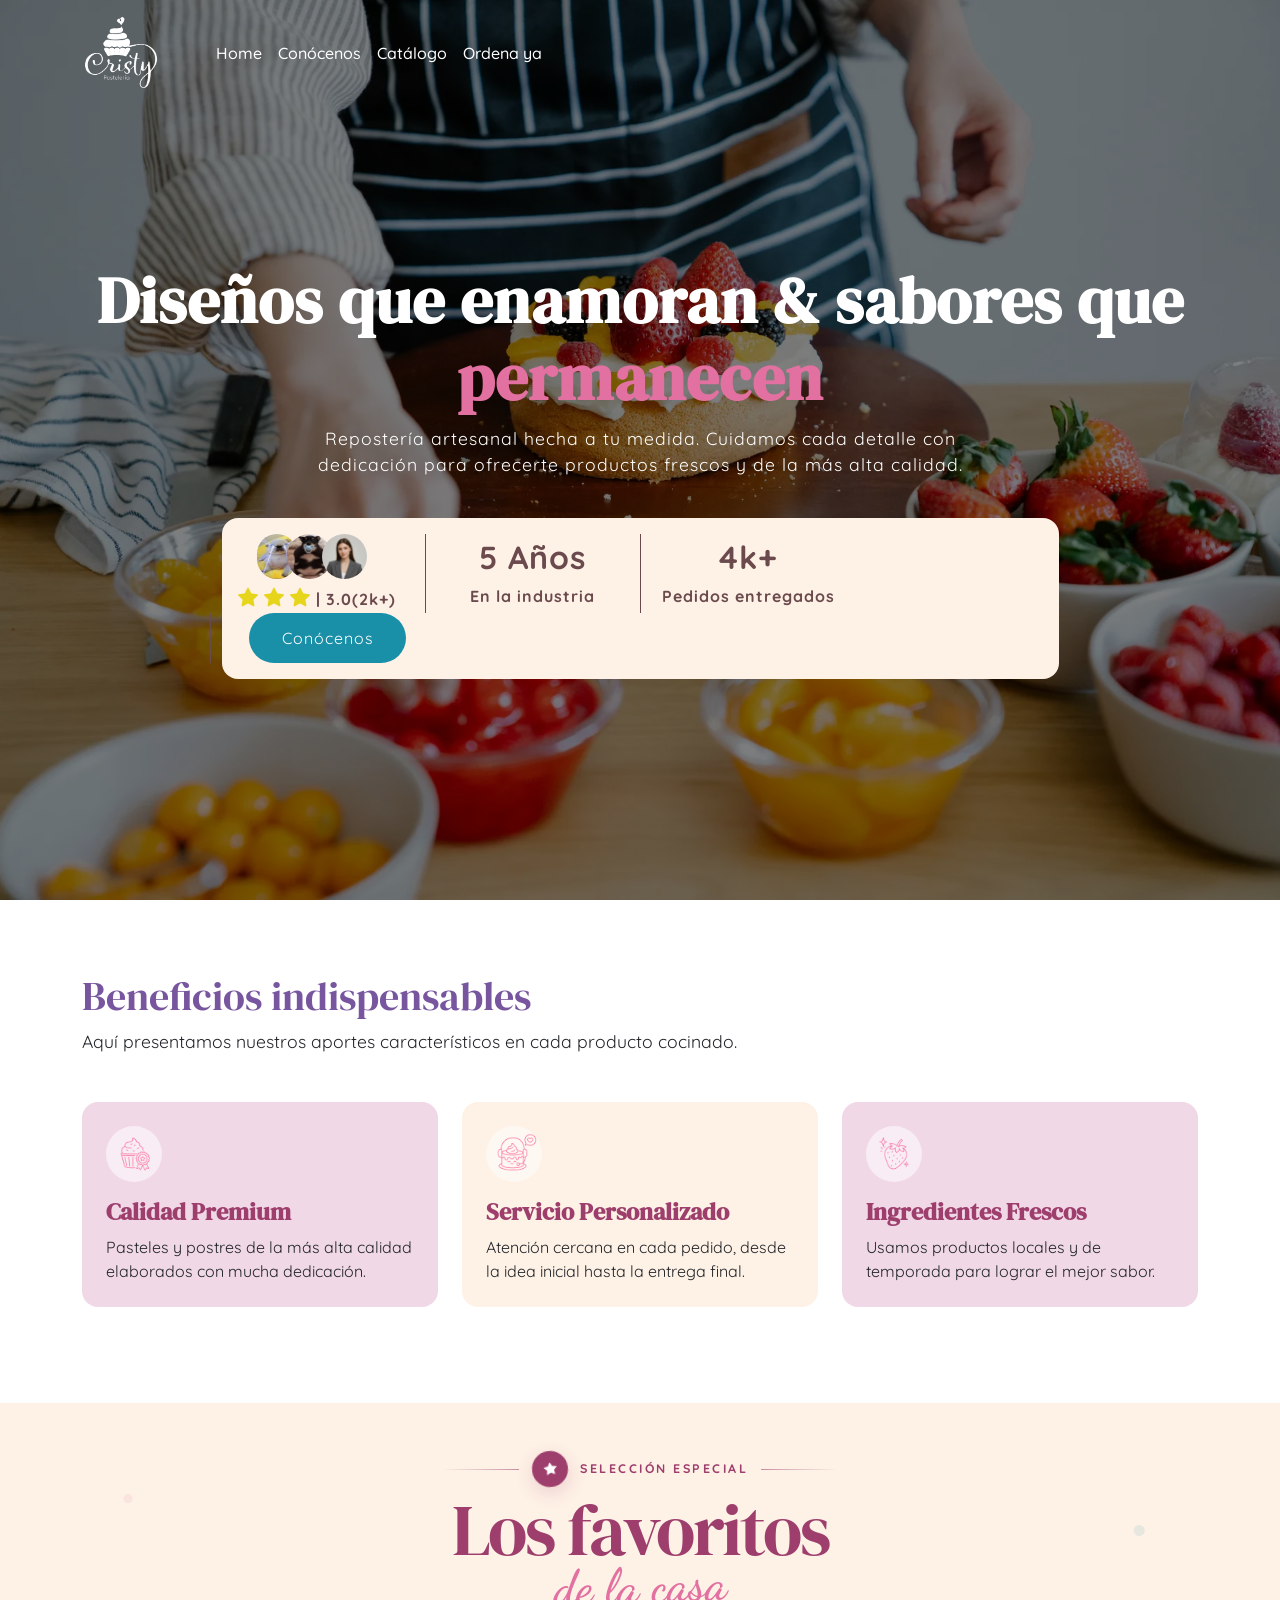
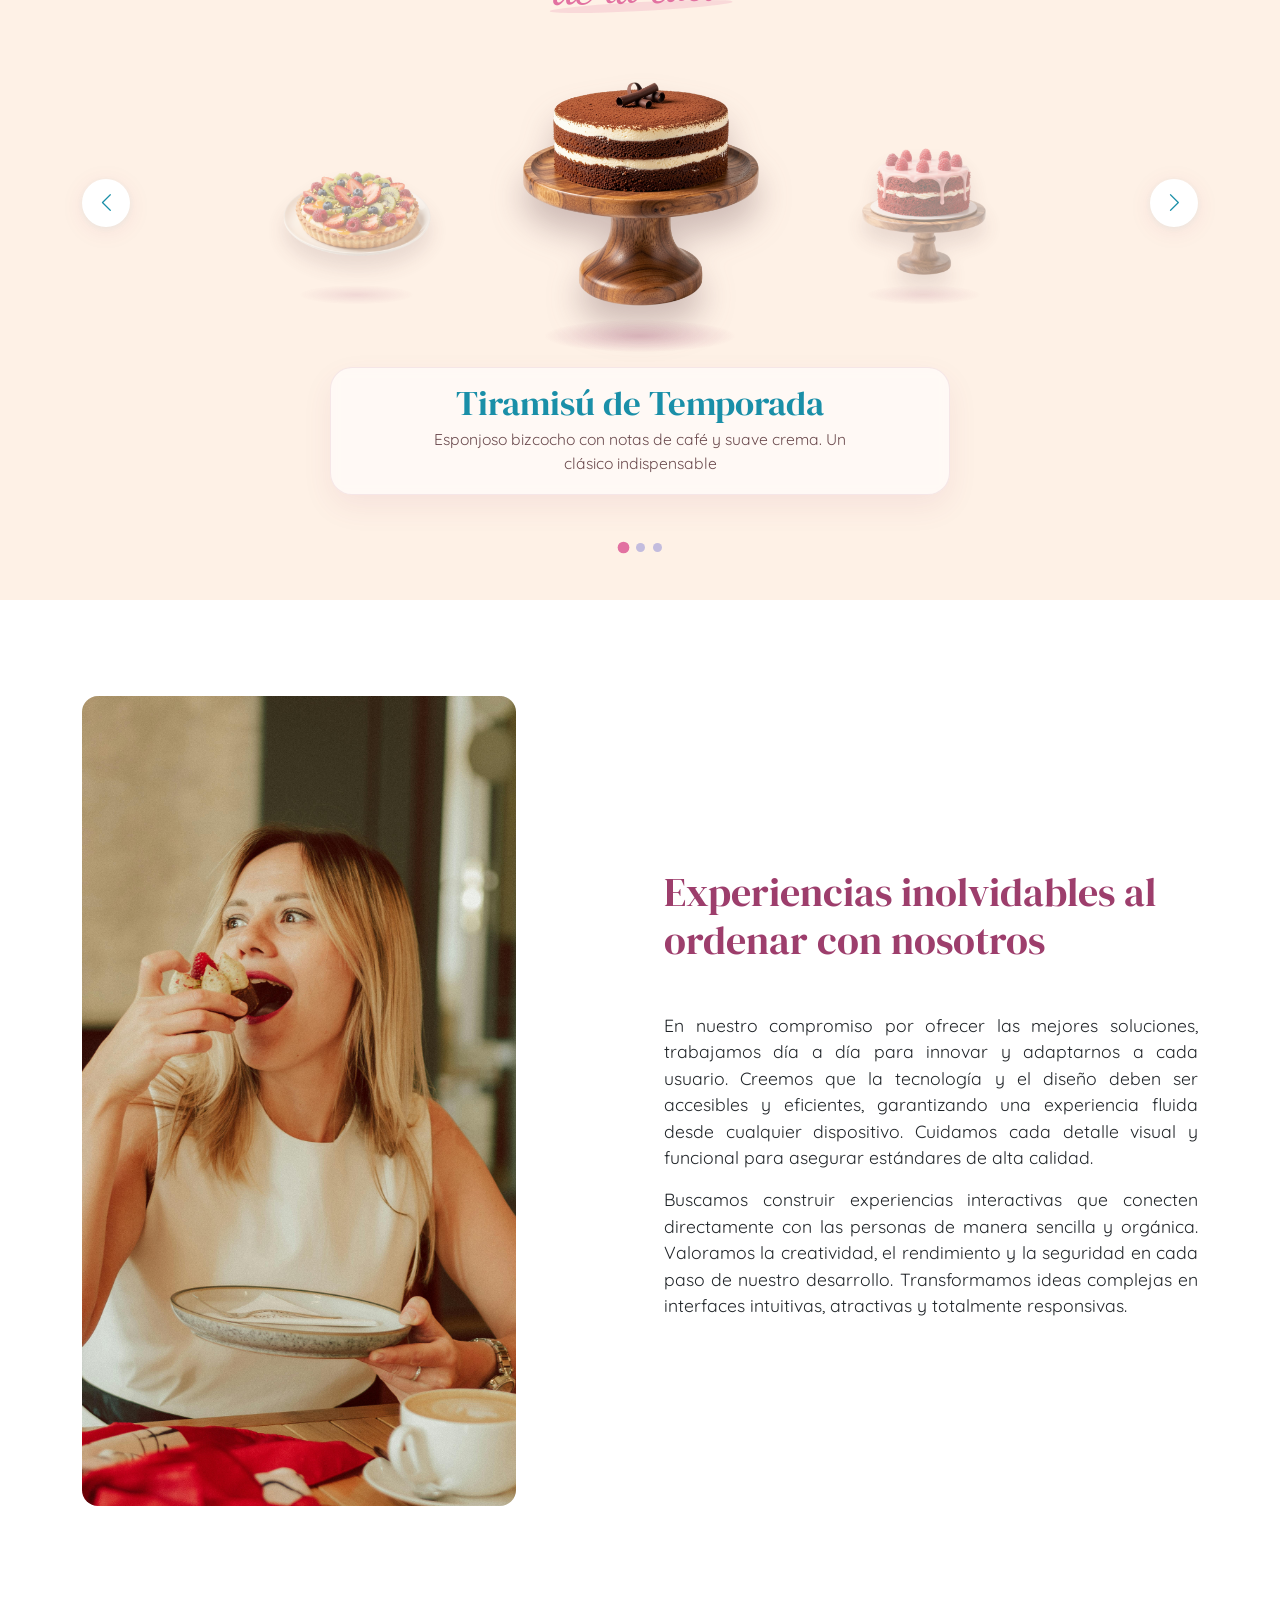
<file: index.html>
<!DOCTYPE html>
<html lang="es">

<head>
    <meta charset="UTF-8">
    <meta name="viewport" content="width=device-width, initial-scale=1.0">
    <title>Pastelería Cristy</title>

    <link rel="preconnect" href="https://fonts.googleapis.com">
    <link rel="preconnect" href="https://fonts.gstatic.com" crossorigin>
    <link
        href="https://fonts.googleapis.com/css2?family=DM+Serif+Display:ital@0;1&family=Dancing+Script:wght@400..700&family=Quicksand:wght@300..700&display=swap"
        rel="stylesheet">

    <!-- LINK DE BOOTSTRAP -->
    <link href="https://cdn.jsdelivr.net/npm/bootstrap@5.3.8/dist/css/bootstrap.min.css" rel="stylesheet"
        integrity="sha384-sRIl4kxILFvY47J16cr9ZwB07vP4J8+LH7qKQnuqkuIAvNWLzeN8tE5YBujZqJLB" crossorigin="anonymous">

    <!-- LINK DE CSS -->
    <link rel="stylesheet" href="styles.css">

    <!-- LINK DE BOOTSTRAP ICONS -->
    <link rel="stylesheet" href="https://cdn.jsdelivr.net/npm/bootstrap-icons@1.13.1/font/bootstrap-icons.min.css">

    <script src="JavaScript/scroll-animations.js" defer></script>

</head>

<body>
    <header class="header-main">
        <div class="shadow-layer"></div>
        <nav class="navbar navbar-expand-lg navbar-dark py-2">
            <div class="container">
                <a class="navbar-brand me-5" href="index.html" aria-label="Ir a la página de inicio"><img
                        src="imgs/Logu-obs.png" alt="Pastelería Cristy" style="height: 80px;"></a>
                <button class="navbar-toggler" type="button" data-bs-toggle="collapse"
                    data-bs-target="#navbarSupportedContent" aria-controls="navbarSupportedContent"
                    aria-expanded="false" aria-label="Toggle navigation">
                    <span class="navbar-toggler-icon"></span>
                </button>
                <div class="collapse navbar-collapse align-items-lg-center" id="navbarSupportedContent">
                    <ul class="navbar-nav me-auto mb-2 mb-lg-0">

                        <li class="nav-item active">

                            <a class="nav-link active nav-linking-white" aria-current="page" href="index.html">Home</a>

                        </li>

                        <li class="nav-item">

                            <a class="nav-link nav-linking-white" href="conocenos.html">Conócenos</a>

                        </li>

                        <li class="nav-item">

                            <a class="nav-link nav-linking-white" href="catalogo.html">Catálogo</a>

                        </li>


                        <li class="nav-item">
                            <a class="nav-link nav-linking-white" href="formulario.php">Ordena ya</a>
                        </li>

                    </ul>
                </div>
            </div>
        </nav>
        <div class="container d-flex align-items-center header-container">
            <div class="header w-100">
                <div class="d-flex flex-column align-items-center justify-content-center" style="letter-spacing: 1px;"
                    data-reveal="scale">
                    <h1 class="hero-title titles text-center c0 fw-bold">
                        Diseños que enamoran & sabores que <span class="c1 titles fw-bold"> permanecen </span>
                    </h1>
                    <p class="text-center c0 col-11 col-md-9 col-lg-8 font1 px-2">

                        Repostería artesanal hecha a tu medida. Cuidamos cada detalle con dedicación para ofrecerte
                        productos frescos y de la más alta calidad.

                    </p>
                    <div class="d-none d-xl-block bc3 rounded-4 w-75 mt-4">
                        <div class="row my-3">
                            <div class="col-md-3 d-flex flex-column align-items-center justify-content-center">
                                <div class="d-flex align-items-center justify-content-center">
                                    <img src="imgs/pibble.jpg" alt="" class="circle-opinions">
                                    <img src="imgs/Perrito.jpg" alt="" class="circle-opinions">
                                    <img src="imgs/lady.jpg" alt="" class="circle-opinions">
                                </div>
                                <div class="d-flex align-items-center justify-content-center pt-1">
                                    <p class="c fw-bold m-0">
                                        <i class="starments bi bi-star-fill"></i>
                                        <i class="starments bi bi-star-fill"></i>
                                        <i class="starments bi bi-star-fill"></i>
                                        | 3.0(2k+)
                                    </p>
                                </div>
                            </div>
                            <div class="col-md-3 d-flex flex-column align-items-center justify-content-center borderin">
                                <h2 class="c text-center fw-bold">5 Años</h2>
                                <p class="c text-center fw-bold m-0">En la industria</p>
                            </div>
                            <div class="col-md-3 d-flex flex-column align-items-center justify-content-center borderin">
                                <h2 class="c text-center fw-bold">4k+</h2>
                                <p class="c text-center fw-bold m-0">Pedidos entregados</p>
                            </div>
                            <div class="d-flex align-items-center justify-content-center borderin"
                                style="width: 235px;">
                                <a href="conocenos.html"
                                    class="btn btn-1 w-75 rounded-5 d-flex align-items-center justify-content-center"
                                    style="height: 50px;">Conócenos</a>
                            </div>
                        </div>
                    </div>
                    <div class="d-xl-none d-md-block d-flex align-items-center justify-content-center mt-5"
                        style="width: 235px;">
                        <a href="conocenos.html"
                            class="btn btn-1 w-100 rounded-5 d-flex align-items-center justify-content-center"
                            style="height: 50px;">Conócenos</a>
                    </div>

                </div>
            </div>
        </div>
    </header>

    <main>
        <section>
            <div class="container-fluid my-5 pt-4 pb-5">
                <div class="container">
                    <h1 class="titles c2" data-reveal="up">Beneficios indispensables</h1>
                    <p class="mb-5 font1" data-reveal="up">Aquí presentamos nuestros aportes característicos en cada
                        producto cocinado.</p>
                    <div class="row g-4" data-reveal-group>
                        <div class="col-12 col-md-4">
                            <div class="card card-beneficio p-4 h-100 border-0 rounded-4">
                                <div class="icon-circle mb-3">
                                    <img src="imgs/calidad.png" alt="Calidad Premium">
                                </div>
                                <h4 class="fw-bold c6 titles m-0">Calidad Premium</h4>
                                <p class="mt-2 mb-0">
                                    Pasteles y postres de la más alta calidad elaborados con mucha dedicación.
                                </p>
                            </div>
                        </div>
                        <div class="col-12 col-md-4">
                            <div class="card card-beneficio p-4 h-100 border-0 rounded-4"
                                style="background-color: #FEF1E6;">
                                <div class="icon-circle mb-3">
                                    <img src="imgs/servicio.png" alt="Servicio Personalizado">
                                </div>
                                <h4 class="fw-bold c6 titles m-0">Servicio Personalizado</h4>
                                <p class="mt-2 mb-0">
                                    Atención cercana en cada pedido, desde la idea inicial hasta la entrega final.
                                </p>
                            </div>
                        </div>
                        <div class="col-12 col-md-4">
                            <div class="card card-beneficio p-4 h-100 border-0 rounded-4">
                                <div class="icon-circle mb-3">
                                    <img src="imgs/frescura.png" alt="Ingredientes Frescos">
                                </div>
                                <h4 class="fw-bold c6 titles m-0">Ingredientes Frescos</h4>
                                <p class="mt-2 mb-0">
                                    Usamos productos locales y de temporada para lograr el mejor sabor.
                                </p>
                            </div>
                        </div>
                    </div>
                </div>
            </div>
        </section>

        <section class="cake-carousel-section">
            <div class="container py-5">

                <div class="text-center cake-section-heading" aria-labelledby="favoritos-title" data-reveal="up">
                    <div class="cake-eyebrow" aria-hidden="true">
                        <span class="cake-eyebrow-line"></span>
                        <span class="cake-featured-seal">
                            <i class="bi bi-star-fill"></i>
                        </span>
                        <span class="cake-eyebrow-text">Selección especial</span>
                        <span class="cake-eyebrow-line"></span>
                    </div>

                    <h2 id="favoritos-title" class="cake-featured-title titles">
                        Los favoritos
                        <span>de la casa</span>
                    </h2>
                </div>

                <div class="cake-stage" data-reveal="scale">
                    <!-- el resto del carrusel queda exactamente igual -->
                    <button type="button" class="cake-arrow cake-arrow--left" aria-label="Pastel anterior">
                        <i class="bi bi-chevron-left"></i>
                    </button>

                    <div class="cake-track">
                        <div class="cake-slide is-prev" data-index="2">
                            <div class="cake-float">
                                <a href="">

                                    <img src="imgs/best_sellers/tiramisu.png" alt="Chocolate Intenso" class="cake-img">

                                </a>

                            </div>
                            <div class="cake-stand"></div>
                        </div>
                        <div class="cake-slide is-active" data-index="1">
                            <div class="cake-float">
                                <a href="">

                                    <img src="imgs/best_sellers/redvelvet3.png" alt="Red Velvet Clásico"
                                        class="cake-img">

                                </a>
                            </div>
                            <div class="cake-stand"></div>
                        </div>
                        <div class="cake-slide is-next" data-index="0">
                            <div class="cake-float">
                                <a href="">

                                    <img src="imgs/best_sellers/tartaleta.png" alt="Tres Leches de la Casa"
                                        class="cake-img">

                                </a>
                            </div>
                            <div class="cake-stand"></div>
                        </div>

                    </div>

                    <button type="button" class="cake-arrow cake-arrow--right" aria-label="Siguiente pastel">
                        <i class="bi bi-chevron-right"></i>
                    </button>
                </div>

                <div class="text-center carousel-info" data-reveal="up">
                    <h3 class="titles c1 cake-title">Tiramisú de Temporada</h3>
                    <p class="cake-desc mx-auto">Esponjoso bizcocho con notas de café y suave crema. Un clásico
                        indispensable
                    </p>
                </div>

                <div class="cake-dots mt-5" data-reveal="fade">
                    <span class="cake-dot is-active" data-index="0"></span>
                    <span class="cake-dot" data-index="1"></span>
                    <span class="cake-dot" data-index="2"></span>
                </div>
            </div>
        </section>

        <section>
            <div class="container-fluid my-5">
                <div class="container py-5" style="height: 100%;">
                    <div class="row align-items-center g-4 g-lg-5" style="height: 100%;">
                        <div class="col-12 col-lg-6 pe-lg-5" data-reveal="left">
                            <div class="img-final rounded-4"></div>
                        </div>
                        <div class="col-12 col-lg-6" data-reveal="right">
                            <div class="d-flex flex-column">
                                <div class="col-12">
                                    <h1 class="titles c6 mb-3 mb-lg-5">Experiencias inolvidables al ordenar con nosotros
                                    </h1>
                                    <p class="font1" style="text-align: justify;">
                                        En nuestro compromiso por ofrecer las mejores soluciones, trabajamos día a día
                                        para innovar y adaptarnos a cada usuario. Creemos que la tecnología y el diseño
                                        deben ser accesibles y eficientes, garantizando una experiencia fluida desde
                                        cualquier dispositivo. Cuidamos cada detalle visual y funcional para asegurar
                                        estándares de alta calidad.

                                    </p>
                                    <p class="font1" style="text-align: justify;">
                                        Buscamos construir experiencias interactivas que conecten directamente con las
                                        personas de manera sencilla y orgánica. Valoramos la creatividad, el rendimiento
                                        y la seguridad en cada paso de nuestro desarrollo. Transformamos ideas complejas
                                        en interfaces intuitivas, atractivas y totalmente responsivas.
                                    </p>
                                </div>

                                <!--
                                <div class="col-12 d-flex" style="margin-top: 100px;">
                                    <div class="col-4">

                                        <h2 class="text-center c1">200+</h1>
                                        <h5 class="text-center c fw-bold">Reseñas Positivas</h5>
                                    </div>
                                    <div class="col-4">

                                        <h2 class="text-center c6">5 Años</h2>
                                        <h5 class="text-center c fw-bold">En la industria</h5>
                                    </div>
                                    <div class="col-4">

                                        <h2 class="text-center c7">4k+</h2>
                                        <h5 class="text-center c fw-bold">Pedidos Entregados </h5>
                                    </div>
                                </div>
                                -->
                            </div>
                        </div>
                    </div>
                </div>
            </div>
        </section>




    </main>

    <footer>
        <div class="container-fluid bc6">
            <div class="container pt-5 pb-4 h-100">
                <div style="border-bottom: #fff 2px solid;" class="pb-5">
                    <div class="row g-4" data-reveal="up">
                        <div class="col-12 col-lg-5">
                            <img src="imgs/Logu-obs.png" alt="" class="mb-2 mb-lg-5" style="height: 80px;">
                        </div>
                        <div class="col-12 col-sm-6 col-lg-2 text-white">
                            <h5 class="fw-bold">Enlaces</h5>
                            <p><a class="footer-link" href="index.html">Inicio</a></p>
                            <p><a class="footer-link" href="conocenos.html">Conócenos</a></p>
                            <p><a class="footer-link" href="catalogo.html">Productos</a></p>
                        </div>
                        <div class="col-12 col-sm-6 col-lg-3 text-white">
                            <h5 class="fw-bold">Información de contacto</h5>
                            <p><i class="bi bi-alarm-fill"></i> Horario: 7 a. m.–9 p. m.</p>
                            <p><i class="bi bi-envelope-at-fill"></i> Email: pedidos@cristy.com</p>
                        </div>
                        <div class="col-12 col-lg-2 text-white">
                            <h5 class="fw-bold">Horarios</h5>
                            <p>Disponibles: 7 a. m.–9 p. m.</p>
                        </div>
                    </div>
                </div>
                <div class="pt-4">
                    <div class="row align-items-center g-3" data-reveal="fade">

                        <div class="col-12 col-md-8">
                            <p class="text-white mb-0 text-center text-md-start">© Copyright 2026 | Todos los derechos
                                reservados</p>
                        </div>
                        <div class="col-12 col-md-4 text-white text-center text-md-end pb-3 pb-md-0">
                            <a href="https://www.instagram.com/" target="blank" class="footer-a">

                                <i class="bi bi-instagram footer-icons"></i>

                            </a>
                            <a href="https://www.facebook.com" target="blank" class="footer-a">

                                <i class="bi bi-facebook footer-icons"></i>

                            </a>
                            <a href="https://www.whatsapp.com/" target="blank" class="footer-a">

                                <i class="bi bi-whatsapp footer-icons"></i>

                            </a>
                            <a href="https://x.com/" target="blank" class="footer-a">

                                <i class="bi bi-twitter-x footer-icons"></i>

                            </a>
                        </div>

                    </div>

                </div>
            </div>
        </div>

        </div>

    </footer>

    <script src="https://cdn.jsdelivr.net/npm/bootstrap@5.3.8/dist/js/bootstrap.bundle.min.js"
        integrity="sha384-FKyoEForCGlyvwx9Hj09JcYn3nv7wiPVlz7YYwJrWVcXK/BmnVDxM+D2scQbITxI"
        crossorigin="anonymous"></script>

    <script src="JavaScript/main.js"></script>

</body>

</html>
</file>
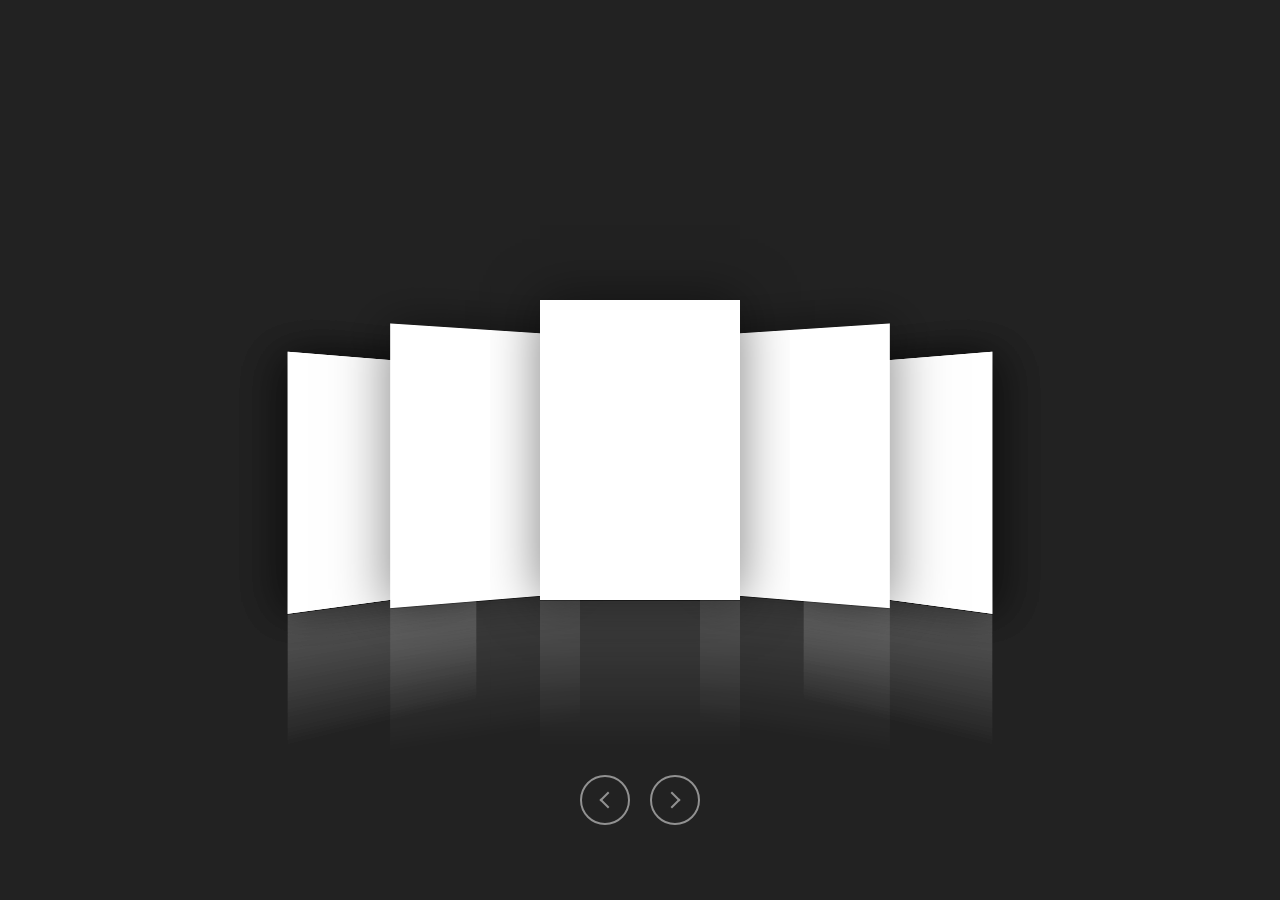
<file: ejercicio1/index.html>
<!DOCTYPE html>
<html lang="en">
<head>
    <meta charset="UTF-8">
    <meta name="viewport" content="width=device-width, initial-scale=1.0">
    <title>Document</title>

    <link rel="stylesheet" href="style.css">
</head>
<body>
    <div class="box">
        <div class="item"></div>
        <div class="item"></div>
        <div class="item"></div>
        <div class="item"></div>
        <div class="item"></div>
        <div class="item"></div>
        <div class="item"></div>
    </div>
    <div class="buttons">
        <span class="prev"></span>
        <span class="next"></span>
    </div>
    <script>
        let prev = document.querySelector('.prev')
        let next = document.querySelector('.next')


        next.addEventListener('click',function(){
            let items = document.querySelectorAll('.item');
            document.querySelector('.box').appendChild(items[0]);
        })

        prev.addEventListener('click',function(){
            let items = document.querySelectorAll('.item');
            document.querySelector('.box').prepend(items[items.length - 1]);
        })
    </script>
</body>
</html>
</file>
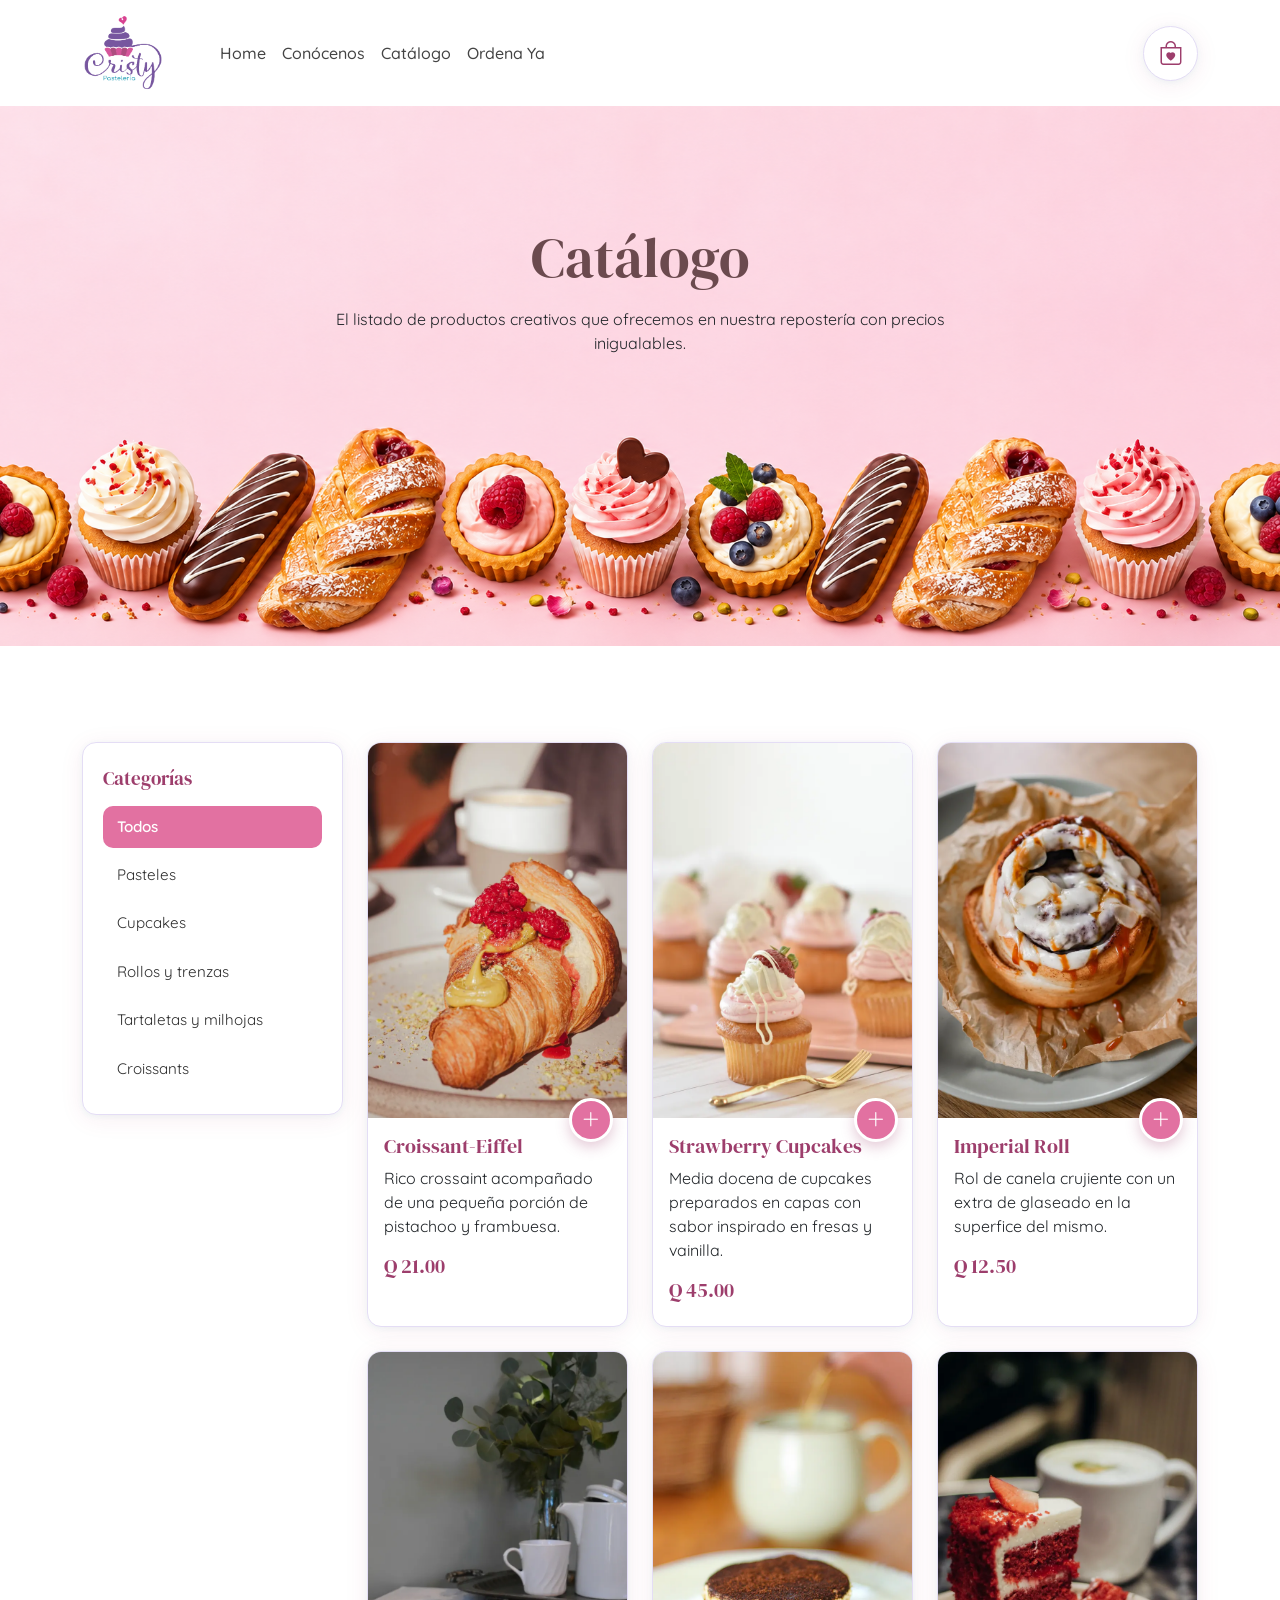
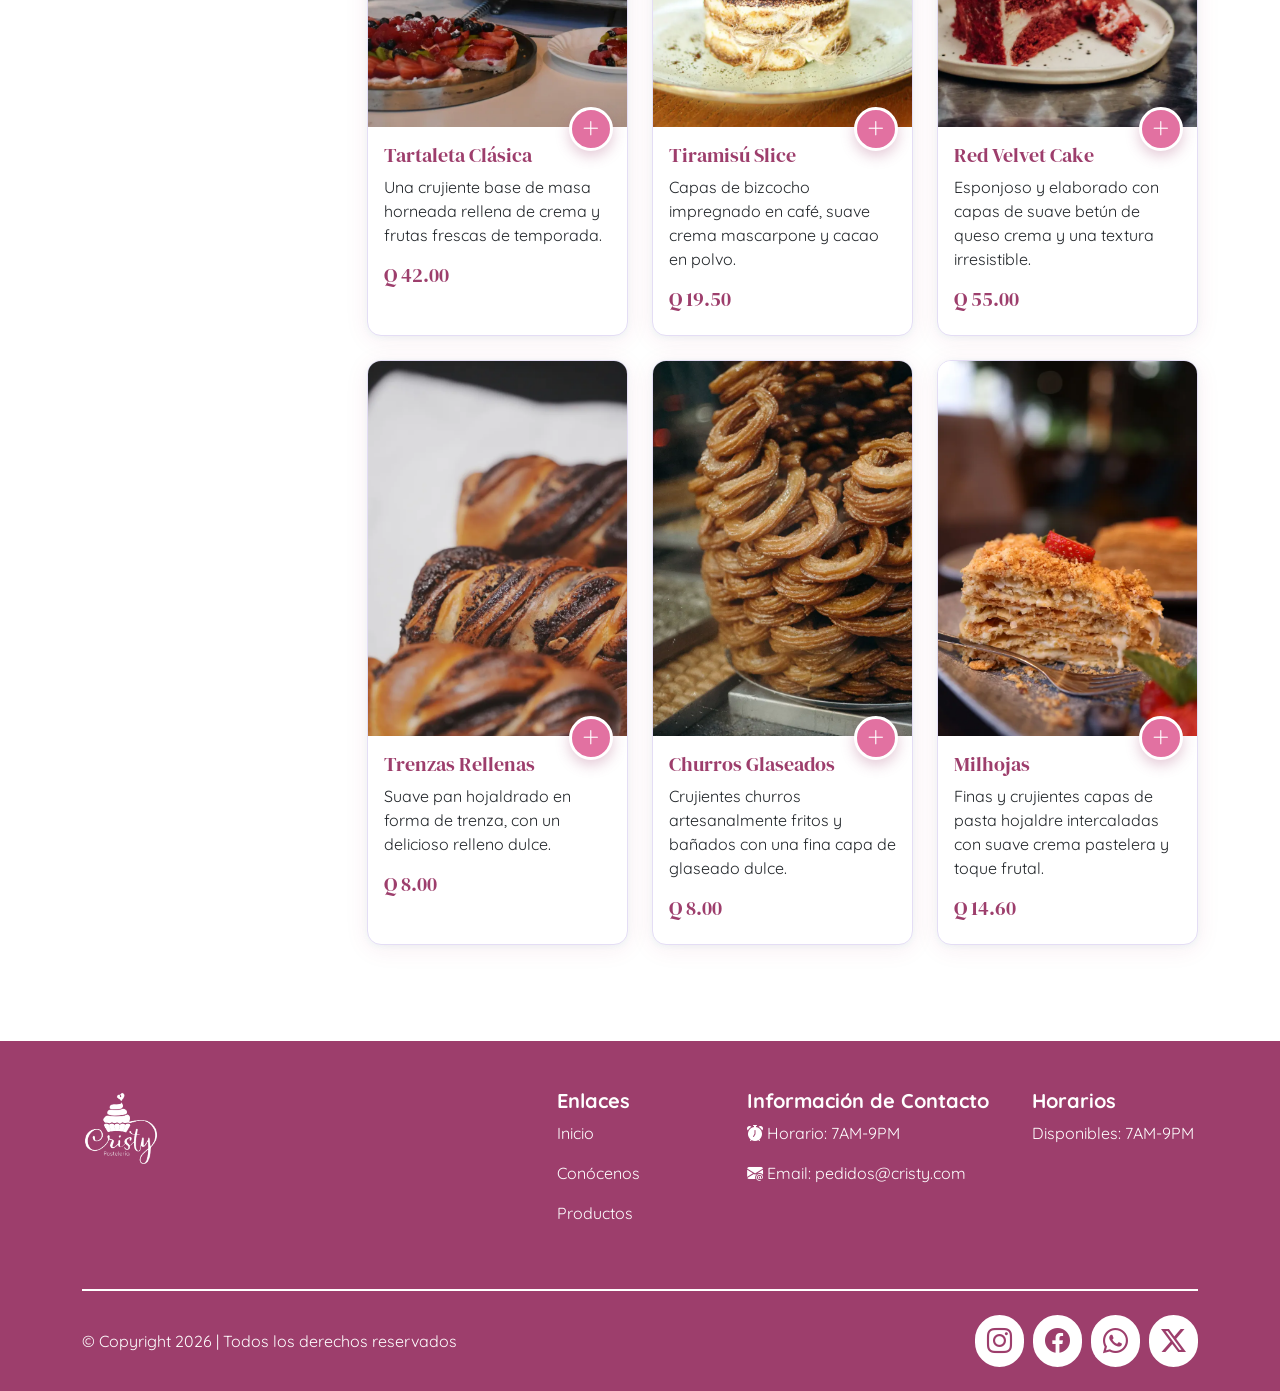
<file: catalogo.html>
<!DOCTYPE html>
<html lang="es">

<head>
    <meta charset="UTF-8">
    <meta name="viewport" content="width=device-width, initial-scale=1.0">
    <title>Catálogo</title>

    <link rel="preconnect" href="https://fonts.googleapis.com">
    <link rel="preconnect" href="https://fonts.gstatic.com" crossorigin>
    <link
        href="https://fonts.googleapis.com/css2?family=DM+Serif+Display:ital@0;1&family=Dancing+Script:wght@400..700&family=Quicksand:wght@300..700&display=swap"
        rel="stylesheet">

    <!-- LINK DE BOOTSTRAP -->
    <link href="https://cdn.jsdelivr.net/npm/bootstrap@5.3.8/dist/css/bootstrap.min.css" rel="stylesheet"
        integrity="sha384-sRIl4kxILFvY47J16cr9ZwB07vP4J8+LH7qKQnuqkuIAvNWLzeN8tE5YBujZqJLB" crossorigin="anonymous">

    <!-- LINK DE CSS -->
    <link rel="stylesheet" href="styles.css">

    <!-- LINK DE BOOTSTRAP ICONS -->
    <link rel="stylesheet" href="https://cdn.jsdelivr.net/npm/bootstrap-icons@1.13.1/font/bootstrap-icons.min.css">

    <script src="JavaScript/scroll-animations.js" defer></script>

</head>

<body>

    <header>
        <nav class="navbar navbar-expand-lg py-2">
            <div class="container">
                <a class="navbar-brand me-5" href="index.html" aria-label="Ir a la página de inicio"><img
                        src="imgs/Logu.png" alt="Pastelería Cristy" style="height: 80px;"></a>
                <button class="navbar-toggler" type="button" data-bs-toggle="collapse"
                    data-bs-target="#navbarSupportedContent" aria-controls="navbarSupportedContent"
                    aria-expanded="false" aria-label="Toggle navigation">
                    <span class="navbar-toggler-icon"></span>
                </button>
                <div class="collapse navbar-collapse align-items-lg-center" id="navbarSupportedContent">
                    <ul class="navbar-nav me-auto mb-2 mb-lg-0">

                        <li class="nav-item">

                            <a class="nav-link nav-linking-dark" aria-current="page" href="index.html">Home</a>

                        </li>

                        <li class="nav-item">

                            <a class="nav-link nav-linking-dark" href="conocenos.html">Conócenos</a>

                        </li>

                        <li class="nav-item active">

                            <a class="nav-link active nav-linking-dark" aria-current="page"
                                href="catalogo.html">Catálogo</a>

                        </li>

                        <li class="nav-item">
                            <a class="nav-link nav-linking-dark" href="formulario.php">Ordena Ya</a>
                        </li>

                    </ul>
                    <button class="cart-nav-button" type="button" data-bs-toggle="offcanvas"
                        data-bs-target="#carritoPanel" aria-controls="carritoPanel" aria-label="Abrir carrito">
                        <i class="bi bi-bag-heart" aria-hidden="true"></i>
                        <span class="cart-badge d-none" data-cart-count>0</span>
                    </button>
                </div>
            </div>
        </nav>
    </header>

    <main>

        <section class="banner pt-5">
            <h1 class="titles c text-center display-4" style="padding-top: 70px;" data-reveal="fade">Catálogo</h1>
            <div class="d-flex align-items-center justify-content-center flex-column mt-3" data-reveal="up">
                <p class="col-10 col-md-6 text-center px-0">El listado de productos creativos que ofrecemos en nuestra
                    repostería con precios inigualables.</p>
            </div>
        </section>


        <section>
            <div class="container-fluid">
                <div class="container py-5 my-3 my-lg-5">
                    <div class="row">
                        <div class="col-lg-3 mb-4 mb-lg-0">
                            <div class="catalog-filter sticky-top" data-reveal="left">
                                <h5 class="titles c6 filter-title">Categorías</h5>
                                <div class="filter-list flex-row flex-lg-column flex-wrap">
                                    <button type="button" class="filter-btn is-active" data-filtro="todos">
                                        Todos
                                    </button>
                                    <button type="button" class="filter-btn" data-filtro="pasteles">
                                        Pasteles
                                    </button>
                                    <button type="button" class="filter-btn" data-filtro="cupcakes">
                                        Cupcakes
                                    </button>
                                    <button type="button" class="filter-btn" data-filtro="rollos">
                                        Rollos y trenzas
                                    </button>
                                    <button type="button" class="filter-btn" data-filtro="tartaletas">
                                        Tartaletas y milhojas
                                    </button>
                                    <button type="button" class="filter-btn" data-filtro="croissants">
                                        Croissants
                                    </button>
                                </div>
                            </div>
                        </div>
                        <div class="col-lg-9">
                            <div class="row row-cols-1 row-cols-sm-2 row-cols-lg-3 g-4" id="grid-productos"
                                data-reveal-group>

                                <div class="col producto" data-categoria="croissants"
                                    data-product-id="croissant-eiffel">
                                    <div class="card product-card h-100">
                                        <img src="imgs/catalogo/3.webp" class="card-img-top cards-imgs"
                                            alt="Croissant-Eiffel con pistacho y frambuesa" width="720" height="1080"
                                            decoding="async" loading="eager" fetchpriority="high">
                                        <button type="button" class="add-cart-button" data-add-to-cart
                                            data-product-id="croissant-eiffel"
                                            aria-label="Agregar Croissant-Eiffel al carrito"><i class="bi bi-plus-lg"
                                                aria-hidden="true"></i></button>
                                        <div class="card-body">
                                            <h5 class="card-title titles c6">Croissant-Eiffel</h5>
                                            <p class="card-text">Rico crossaint acompañado de una pequeña porción de
                                                pistachoo y frambuesa.</p>
                                            <h5 class="card-title titles c6">Q 21.00</h5>
                                        </div>
                                    </div>
                                </div>

                                <div class="col producto" data-categoria="cupcakes"
                                    data-product-id="strawberry-cupcakes">
                                    <div class="card product-card h-100">
                                        <img src="imgs/catalogo/4.webp" class="card-img-top cards-imgs"
                                            alt="Strawberry Cupcakes" width="720" height="1080" decoding="async"
                                            loading="eager">
                                        <button type="button" class="add-cart-button" data-add-to-cart
                                            data-product-id="strawberry-cupcakes"
                                            aria-label="Agregar Strawberry Cupcakes al carrito"><i class="bi bi-plus-lg"
                                                aria-hidden="true"></i></button>
                                        <div class="card-body">
                                            <h5 class="card-title titles c6">Strawberry Cupcakes</h5>
                                            <p class="card-text">Media docena de cupcakes preparados en capas con sabor
                                                inspirado en fresas y vainilla.</p>
                                            <h5 class="card-title titles c6">Q 45.00</h5>
                                        </div>
                                    </div>
                                </div>

                                <div class="col producto" data-categoria="rollos" data-product-id="imperial-roll">
                                    <div class="card product-card h-100">
                                        <img src="imgs/catalogo/5.webp" class="card-img-top cards-imgs"
                                            alt="Imperial Roll de canela" width="720" height="1080" decoding="async"
                                            loading="eager">
                                        <button type="button" class="add-cart-button" data-add-to-cart
                                            data-product-id="imperial-roll"
                                            aria-label="Agregar Imperial Roll al carrito"><i class="bi bi-plus-lg"
                                                aria-hidden="true"></i></button>
                                        <div class="card-body">
                                            <h5 class="card-title titles c6">Imperial Roll</h5>
                                            <p class="card-text">Rol de canela crujiente con un extra de glaseado en la
                                                superfice del mismo.</p>
                                            <h5 class="card-title titles c6">Q 12.50</h5>
                                        </div>
                                    </div>
                                </div>

                                <div class="col producto" data-categoria="tartaletas"
                                    data-product-id="tartaleta-clasica">
                                    <div class="card product-card h-100">
                                        <img src="imgs/catalogo/6.webp" class="card-img-top cards-imgs"
                                            alt="Tartaleta Clásica con frutas" width="720" height="600" decoding="async"
                                            loading="lazy" style="object-position: center 90%;">
                                        <button type="button" class="add-cart-button" data-add-to-cart
                                            data-product-id="tartaleta-clasica"
                                            aria-label="Agregar Tartaleta Clásica al carrito"><i class="bi bi-plus-lg"
                                                aria-hidden="true"></i></button>
                                        <div class="card-body">
                                            <h5 class="card-title titles c6">Tartaleta Clásica</h5>
                                            <p class="card-text">Una crujiente base de masa horneada rellena de crema y
                                                frutas frescas de temporada.</p>
                                            <h5 class="card-title titles c6">Q 42.00</h5>
                                        </div>
                                    </div>
                                </div>

                                <div class="col producto" data-categoria="pasteles" data-product-id="tiramisu-slice">
                                    <div class="card product-card h-100">
                                        <img src="imgs/catalogo/7.webp" class="card-img-top cards-imgs"
                                            alt="Porción de Tiramisú" width="720" height="1080" decoding="async"
                                            loading="lazy">
                                        <button type="button" class="add-cart-button" data-add-to-cart
                                            data-product-id="tiramisu-slice"
                                            aria-label="Agregar Tiramisú Slice al carrito"><i class="bi bi-plus-lg"
                                                aria-hidden="true"></i></button>
                                        <div class="card-body">
                                            <h5 class="card-title titles c6">Tiramisú Slice</h5>
                                            <p class="card-text">Capas de bizcocho impregnado en café, suave crema
                                                mascarpone y cacao en polvo.</p>
                                            <h5 class="card-title titles c6">Q 19.50</h5>
                                        </div>
                                    </div>
                                </div>

                                <div class="col producto" data-categoria="pasteles" data-product-id="red-velvet-cake">
                                    <div class="card product-card h-100">
                                        <img src="imgs/catalogo/10.webp" class="card-img-top cards-imgs"
                                            alt="Pastel Red Velvet" width="720" height="1080" decoding="async"
                                            loading="lazy">
                                        <button type="button" class="add-cart-button" data-add-to-cart
                                            data-product-id="red-velvet-cake"
                                            aria-label="Agregar Red Velvet Cake al carrito"><i class="bi bi-plus-lg"
                                                aria-hidden="true"></i></button>
                                        <div class="card-body">
                                            <h5 class="card-title titles c6">Red Velvet Cake</h5>
                                            <p class="card-text">Esponjoso y elaborado con capas de suave betún de queso
                                                crema y una textura irresistible.</p>
                                            <h5 class="card-title titles c6">Q 55.00</h5>
                                        </div>
                                    </div>
                                </div>

                                <div class="col producto" data-categoria="rollos" data-product-id="trenzas-rellenas">
                                    <div class="card product-card h-100">
                                        <img src="imgs/catalogo/11.webp" class="card-img-top cards-imgs"
                                            alt="Trenzas Rellenas" width="720" height="1080" decoding="async"
                                            loading="lazy">
                                        <button type="button" class="add-cart-button" data-add-to-cart
                                            data-product-id="trenzas-rellenas"
                                            aria-label="Agregar Trenzas Rellenas al carrito"><i class="bi bi-plus-lg"
                                                aria-hidden="true"></i></button>
                                        <div class="card-body">
                                            <h5 class="card-title titles c6">Trenzas Rellenas</h5>
                                            <p class="card-text">Suave pan hojaldrado en forma de trenza, con un
                                                delicioso relleno dulce.</p>
                                            <h5 class="card-title titles c6">Q 8.00</h5>
                                        </div>
                                    </div>
                                </div>

                                <div class="col producto" data-categoria="rollos" data-product-id="churros-glaseados">
                                    <div class="card product-card h-100">
                                        <img src="imgs/catalogo/12.webp" class="card-img-top cards-imgs"
                                            alt="Churros Glaseados" width="720" height="1078" decoding="async"
                                            loading="lazy">
                                        <button type="button" class="add-cart-button" data-add-to-cart
                                            data-product-id="churros-glaseados"
                                            aria-label="Agregar Churros Glaseados al carrito"><i class="bi bi-plus-lg"
                                                aria-hidden="true"></i></button>
                                        <div class="card-body">
                                            <h5 class="card-title titles c6">Churros Glaseados</h5>
                                            <p class="card-text">Crujientes churros artesanalmente fritos y bañados con
                                                una fina capa de glaseado dulce.</p>
                                            <h5 class="card-title titles c6">Q 8.00</h5>
                                        </div>
                                    </div>
                                </div>

                                <div class="col producto" data-categoria="tartaletas" data-product-id="milhojas">
                                    <div class="card product-card h-100">
                                        <img src="imgs/catalogo/14.webp" class="card-img-top cards-imgs"
                                            alt="Milhojas con crema pastelera" width="720" height="1079"
                                            decoding="async" loading="lazy">
                                        <button type="button" class="add-cart-button" data-add-to-cart
                                            data-product-id="milhojas" aria-label="Agregar Milhojas al carrito"><i
                                                class="bi bi-plus-lg" aria-hidden="true"></i></button>
                                        <div class="card-body">
                                            <h5 class="card-title titles c6">Milhojas</h5>
                                            <p class="card-text">Finas y crujientes capas de pasta hojaldre intercaladas
                                                con suave crema pastelera y toque frutal.</p>
                                            <h5 class="card-title titles c6">Q 14.60</h5>
                                        </div>
                                    </div>
                                </div>
                            </div>

                            <p class="filter-empty d-none text-center mt-5">No hay productos en esta categoría todavía.
                            </p>

                        </div>
                    </div>
                </div>
            </div>
        </section>


    </main>

    <aside class="offcanvas offcanvas-end cart-panel" tabindex="-1" id="carritoPanel"
        aria-labelledby="carritoPanelTitulo">
        <div class="offcanvas-header">
            <div>
                <span class="cart-eyebrow">TU SELECCIÓN</span>
                <h2 class="offcanvas-title titles c6" id="carritoPanelTitulo">Mi carrito</h2>
            </div>
            <button type="button" class="btn-close" data-bs-dismiss="offcanvas" aria-label="Cerrar carrito"></button>
        </div>
        <div class="offcanvas-body d-flex flex-column">
            <div class="cart-empty" data-cart-empty>
                <i class="bi bi-bag-heart" aria-hidden="true"></i>
                <p class="mb-1 fw-semibold">Tu carrito está vacío</p>
                <span>Agrega tus postres favoritos con el botón +.</span>
            </div>
            <div class="d-none flex-grow-1" data-cart-content>
                <div class="cart-items" data-cart-items></div>
                <div class="cart-total-row">
                    <span>Total</span>
                    <strong data-cart-total>Q 0.00</strong>
                </div>
                <a href="formulario.php#resumen-carrito" class="btn btn-order btn-1 w-100 py-3">Continuar con mi
                    orden</a>
            </div>
        </div>
    </aside>

    <div class="cart-notice" data-cart-notice role="status" aria-live="polite"></div>

    <footer>
        <div class="container-fluid bc6">
            <div class="container pt-5 pb-4 h-100">
                <div style="border-bottom: #fff 2px solid;" class="pb-5">
                    <div class="row g-4" data-reveal="up">
                        <div class="col-12 col-lg-5">
                            <img src="imgs/Logu-obs.png" alt="" class="mb-2 mb-lg-5" style="height: 80px;">
                        </div>
                        <div class="col-12 col-sm-6 col-lg-2 text-white">
                            <h5 class="fw-bold">Enlaces</h5>
                            <p><a class="footer-link" href="index.html">Inicio</a></p>
                            <p><a class="footer-link" href="conocenos.html">Conócenos</a></p>
                            <p><a class="footer-link" href="catalogo.html">Productos</a></p>
                        </div>
                        <div class="col-12 col-sm-6 col-lg-3 text-white">
                            <h5 class="fw-bold">Información de Contacto</h5>
                            <p><i class="bi bi-alarm-fill"></i> Horario: 7AM-9PM</p>
                            <p><i class="bi bi-envelope-at-fill"></i> Email: pedidos@cristy.com</p>
                        </div>
                        <div class="col-12 col-lg-2 text-white">
                            <h5 class="fw-bold">Horarios</h5>
                            <p>Disponibles: 7AM-9PM</p>
                        </div>
                    </div>
                </div>
                <div class="pt-4">
                    <div class="row align-items-center g-3" data-reveal="fade">

                        <div class="col-12 col-md-8">
                            <p class="text-white mb-0 text-center text-md-start">© Copyright 2026 | Todos los derechos
                                reservados</p>
                        </div>
                        <div class="col-12 col-md-4 text-white text-center text-md-end pb-3 pb-md-0">
                            <a href="https://www.instagram.com/" target="blank" class="footer-a">

                                <i class="bi bi-instagram footer-icons"></i>

                            </a>
                            <a href="https://www.facebook.com" target="blank" class="footer-a">

                                <i class="bi bi-facebook footer-icons"></i>

                            </a>
                            <a href="https://www.whatsapp.com/" target="blank" class="footer-a">

                                <i class="bi bi-whatsapp footer-icons"></i>

                            </a>
                            <a href="https://x.com/" target="blank" class="footer-a">

                                <i class="bi bi-twitter-x footer-icons"></i>

                            </a>
                        </div>

                    </div>

                </div>
            </div>
        </div>

        </div>

    </footer>

    <script src="https://cdn.jsdelivr.net/npm/bootstrap@5.3.8/dist/js/bootstrap.bundle.min.js"
        integrity="sha384-FKyoEForCGlyvwx9Hj09JcYn3nv7wiPVlz7YYwJrWVcXK/BmnVDxM+D2scQbITxI"
        crossorigin="anonymous"></script>

    <script src="JavaScript/carrito.js"></script>
    <script src="JavaScript/catalogo.js"></script>


</body>

</html>
</file>
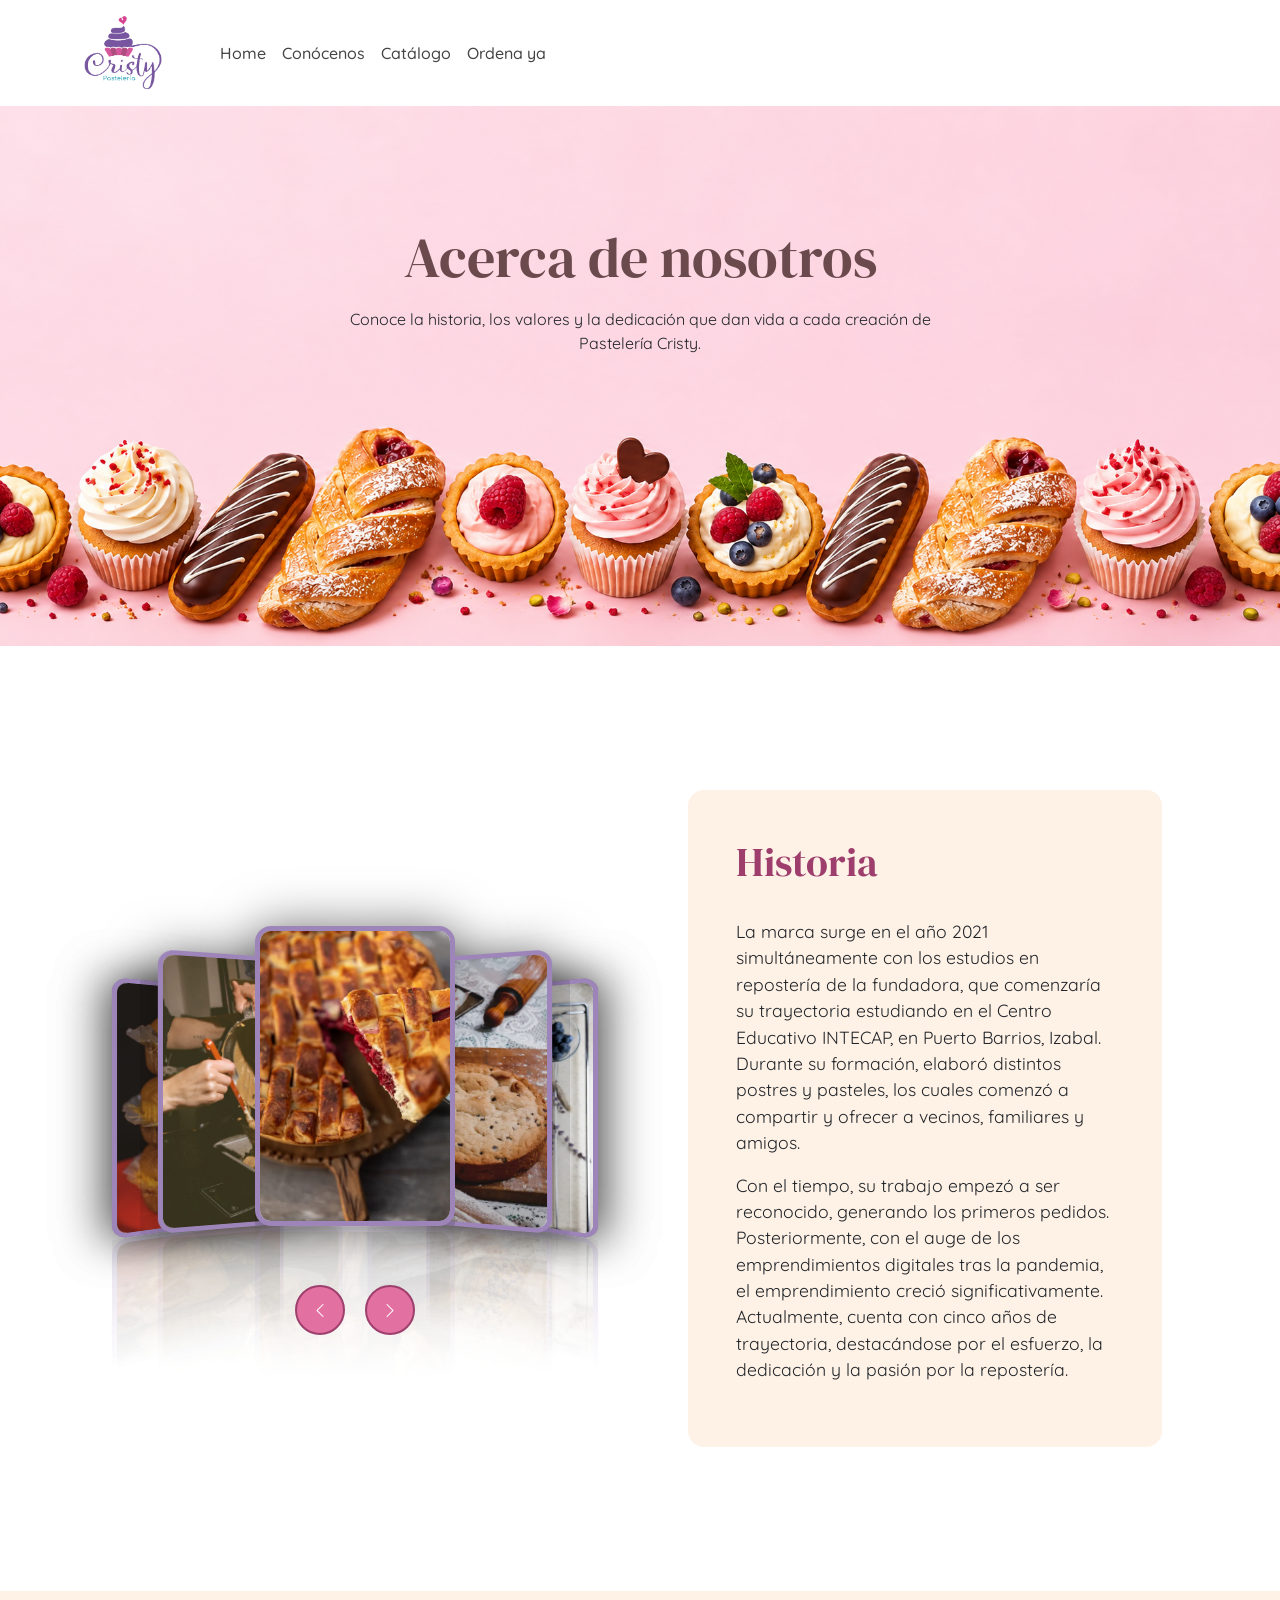
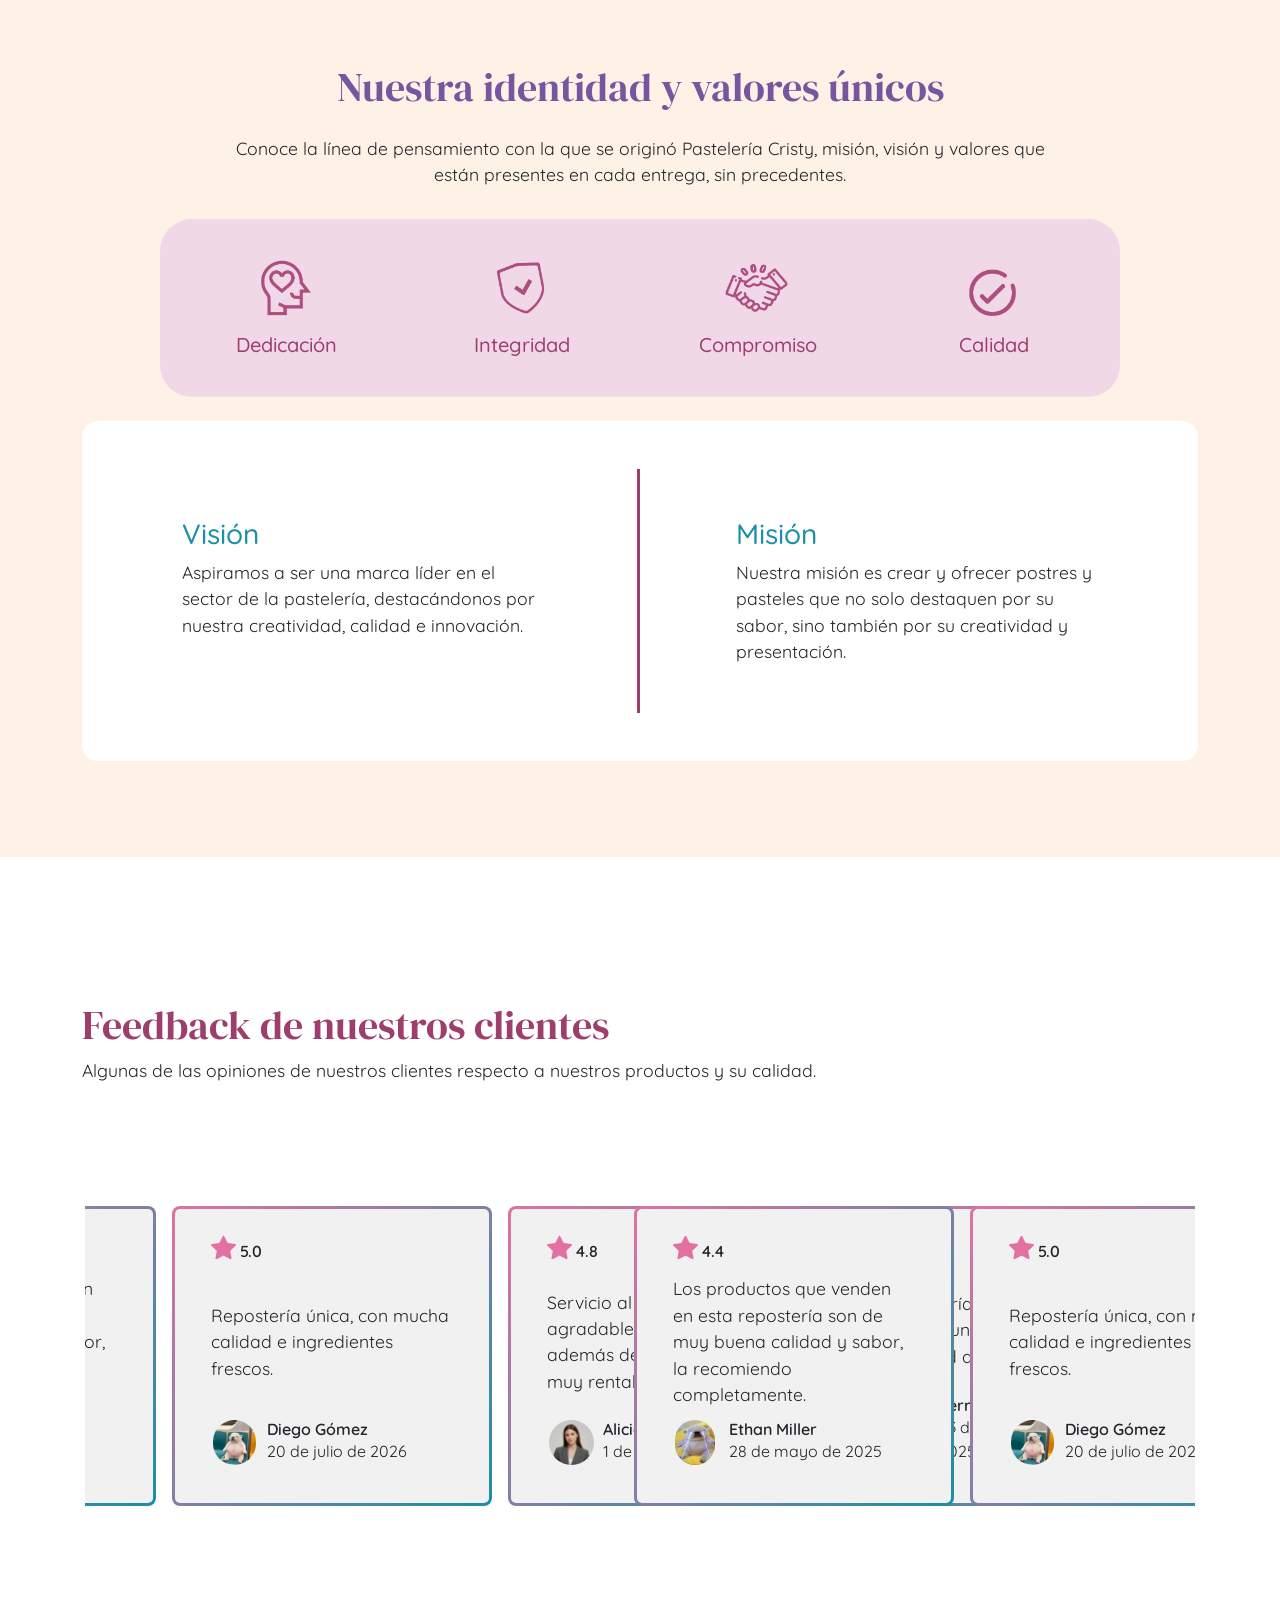
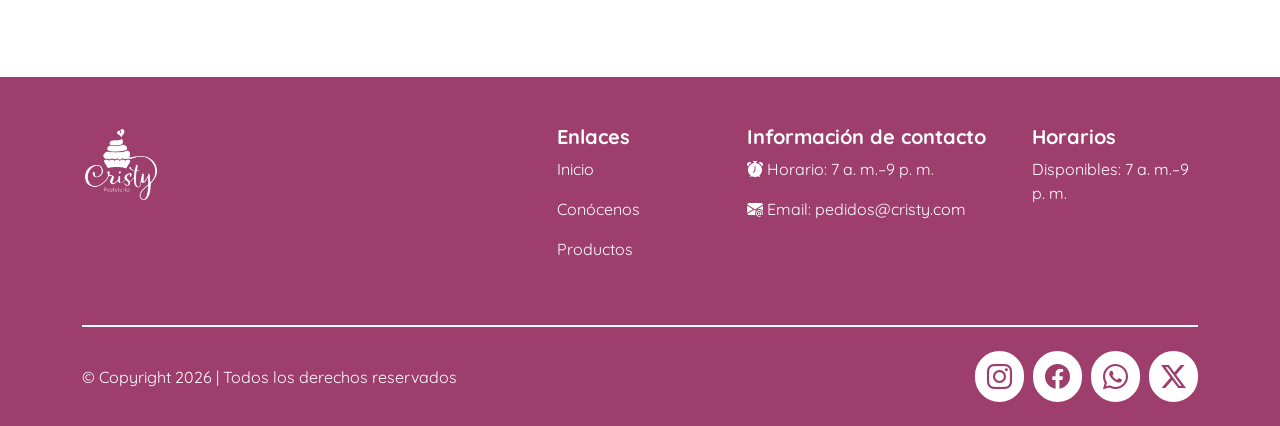
<file: conocenos.html>
<!DOCTYPE html>
<html lang="es">

<head>
    <meta charset="UTF-8">
    <meta name="viewport" content="width=device-width, initial-scale=1.0">
    <title>Conócenos</title>

    <link rel="preconnect" href="https://fonts.googleapis.com">
    <link rel="preconnect" href="https://fonts.gstatic.com" crossorigin>
    <link
        href="https://fonts.googleapis.com/css2?family=DM+Serif+Display:ital@0;1&family=Dancing+Script:wght@400..700&family=Quicksand:wght@300..700&display=swap"
        rel="stylesheet">

    <!-- LINK DE BOOTSTRAP -->
    <link href="https://cdn.jsdelivr.net/npm/bootstrap@5.3.8/dist/css/bootstrap.min.css" rel="stylesheet"
        integrity="sha384-sRIl4kxILFvY47J16cr9ZwB07vP4J8+LH7qKQnuqkuIAvNWLzeN8tE5YBujZqJLB" crossorigin="anonymous">

    <!-- LINK DE CSS -->
    <link rel="stylesheet" href="styles.css?v=mobile-gallery-3">

    <!-- LINK DE BOOTSTRAP ICONS -->
    <link rel="stylesheet" href="https://cdn.jsdelivr.net/npm/bootstrap-icons@1.13.1/font/bootstrap-icons.min.css">

    <script src="JavaScript/scroll-animations.js" defer></script>
</head>

<body>
    <header>
        <nav class="navbar navbar-expand-lg py-2">
            <div class="container">
                <a class="navbar-brand me-5" href="index.html" aria-label="Ir a la página de inicio"><img
                        src="imgs/Logu.png" alt="Pastelería Cristy" style="height: 80px;"></a>
                <button class="navbar-toggler" type="button" data-bs-toggle="collapse"
                    data-bs-target="#navbarSupportedContent" aria-controls="navbarSupportedContent"
                    aria-expanded="false" aria-label="Toggle navigation">
                    <span class="navbar-toggler-icon"></span>
                </button>
                <div class="collapse navbar-collapse align-items-lg-center" id="navbarSupportedContent">
                    <ul class="navbar-nav me-auto mb-2 mb-lg-0">

                        <li class="nav-item">

                            <a class="nav-link nav-linking-dark" href="index.html">Home</a>

                        </li>

                        <li class="nav-item active">

                            <a class="nav-link active nav-linking-dark" aria-current="page"
                                href="conocenos.html">Conócenos</a>

                        </li>

                        <li class="nav-item">

                            <a class="nav-link nav-linking-dark" href="catalogo.html">Catálogo</a>

                        </li>

                        <li class="nav-item">
                            <a class="nav-link nav-linking-dark" href="formulario.php">Ordena ya</a>
                        </li>

                    </ul>
                    <div>
                        <!-- Aquí va el ícono de carrito -->
                    </div>
                </div>
            </div>
        </nav>

    </header>


    <main>

        <section class="banner pt-5">
            <h1 class="titles c text-center display-4" style="padding-top: 70px;" data-reveal="fade">Acerca de nosotros
            </h1>
            <div class="d-flex align-items-center justify-content-center flex-column mt-3" data-reveal="up">
                <p class="col-10 col-md-6 text-center px-0">Conoce la historia, los valores y la dedicación que dan vida
                    a cada creación de Pastelería Cristy.</p>
            </div>
        </section>

        <section class="mb-5">
            <div class="container-fluid">
                <div class="container py-5 my-lg-5">
                    <div class="row g-4 align-items-center">
                        <div class="col-12 col-lg-6 d-flex flex-column align-items-center justify-content-center p-3 p-lg-5 history-gallery"
                            data-reveal="left">
                            <div class="box">
                                <div class="item"><img src="imgs/carrusel/2.webp" alt="" width="600" height="900"
                                        decoding="async"></div>
                                <div class="item"><img src="imgs/carrusel/1.webp" alt="" width="600" height="900"
                                        decoding="async"></div>
                                <div class="item"><img src="imgs/carrusel/3.webp" alt="" width="600" height="900"
                                        decoding="async"></div>
                                <div class="item"><img src="imgs/carrusel/5.webp" alt="" width="600" height="900"
                                        decoding="async" fetchpriority="high"></div>
                                <div class="item"><img src="imgs/carrusel/4.webp" alt="" width="600" height="900"
                                        decoding="async"></div>
                                <div class="item"><img src="imgs/carrusel/7.webp" alt="" width="600" height="900"
                                        decoding="async"></div>
                                <div class="item"><img src="imgs/carrusel/6.webp" alt="" width="600" height="900"
                                        decoding="async"></div>
                            </div>
                            <div class="buttons">
                                <span class="prev">

                                    <i class="bi bi-chevron-left"></i>

                                </span>
                                <span class="next">

                                    <i class="bi bi-chevron-right"></i>

                                </span>
                            </div>
                        </div>
                        <div class="col-12 col-lg-6 p-2 p-md-4 p-lg-5" data-reveal="right">
                            <div class="bc3 p-4 p-lg-5 rounded-4">
                                <h1 class="titles c6">
                                    Historia
                                </h1>
                                <br>
                                <p class="font1 text-start">La marca surge en el año 2021 simultáneamente con los
                                    estudios en repostería de la fundadora, que comenzaría su trayectoria estudiando en
                                    el Centro Educativo INTECAP, en Puerto Barrios, Izabal. Durante su formación,
                                    elaboró distintos postres y pasteles, los cuales comenzó a compartir y ofrecer a
                                    vecinos, familiares y amigos.</p>

                                <p class="font1 text-start">Con el tiempo, su trabajo empezó a ser reconocido, generando
                                    los primeros pedidos. Posteriormente, con el auge de los emprendimientos digitales
                                    tras la pandemia, el emprendimiento creció significativamente. Actualmente, cuenta
                                    con cinco años de trayectoria, destacándose por el esfuerzo, la dedicación y la
                                    pasión por la repostería.</p>
                            </div>
                        </div>
                    </div>
                </div>
            </div>
        </section>



        <section class="bc3 mb-5 pb-5">
            <div class="container py-5">
                <h1 class="titles c2 pt-4 text-center" data-reveal="up">Nuestra identidad y valores únicos</h1>
                <p class="text-center mt-4 font1 mb-5 mx-auto identity-intro" data-reveal="up">
                    Conoce la línea de pensamiento con la que se originó Pastelería Cristy, misión, visión y valores que
                    están presentes en cada entrega, sin precedentes.
                </p>
                <div>
                    <div class="bc4 rounded-5 values row row-cols-2 row-cols-md-4 g-3 p-md-2 mx-auto" data-reveal-group>
                        <div class="col d-flex align-items-center justify-content-center flex-column value-tile pb-4">

                            <img src="imgs/dedi.png" alt="" style="height: 90px;">
                            <h5 class="c6">Dedicación</h5>

                        </div>
                        <div class="col d-flex align-items-center justify-content-center flex-column value-tile pb-4">

                            <img src="imgs/fres.png" alt="" style="height: 90px;">
                            <h5 class="c6">Integridad</h5>

                        </div>
                        <div class="col d-flex align-items-center justify-content-center flex-column value-tile pb-4">

                            <img src="imgs/serv.png" alt="" style="height: 90px;">
                            <h5 class="c6">Compromiso</h5>

                        </div>
                        <div class="col d-flex align-items-center justify-content-center flex-column value-tile pb-4">

                            <img src="imgs/cal.png" alt="" style="height: 90px;">
                            <h5 class="c6">Calidad</h5>

                        </div>
                    </div>
                    <div class="mt-4 py-4 py-lg-5 px-3 rounded-4 bcw identity" data-reveal="scale">
                        <div class="row g-4">
                            <div class="col-12 col-md-6 p-lg-5 vision">
                                <h3 class="px-2 px-lg-5 c7">Visión</h3>
                                <p class="font1 px-2 px-lg-5 mb-0 text-start">Aspiramos a ser una marca líder en el
                                    sector de la
                                    pastelería, destacándonos por nuestra creatividad, calidad
                                    e innovación. </p>
                            </div>
                            <div class="col-12 col-md-6 p-lg-5">
                                <h3 class="px-2 px-lg-5 c7">Misión</h3>
                                <p class="font1 px-2 px-lg-5 mb-0 text-start">Nuestra misión es crear y ofrecer postres
                                    y pasteles que
                                    no solo destaquen por su sabor, sino también por su
                                    creatividad y presentación.</p>
                            </div>
                        </div>
                    </div>
                </div>
            </div>
        </section>

        <section class="py-5">
            <div class=" container-fluid py-5">
                <div class="container">
                    <h1 class="titles c6" data-reveal="up">Feedback de nuestros clientes</h1>
                    <p class="mb-5 pb-5 font1" data-reveal="up">Algunas de las opiniones de nuestros clientes respecto a
                        nuestros
                        productos y su calidad.</p>
                    <div class="reseñas-box p-4" data-reveal="scale">
                        <div class="group">
                            <div class="card px-4 px-md-5 py-4">
                                <div class="row">
                                    <h5 class="mx-0 px-0"><i class="bi bi-star-fill star-opinion"></i> 4.4</h5>
                                </div>
                                <div class="row font1">
                                    Los productos que venden en esta repostería son de muy buena calidad y sabor, la
                                    recomiendo completamente.
                                </div>
                                <div class="row">
                                    <div class="col-2">
                                        <img src="imgs/pibble.jpg" alt="" class="circle-opinions">
                                    </div>
                                    <div class="col-9 ps-3">
                                        <h5>Ethan Miller</h5>
                                        <p>28 de mayo de 2025</p>
                                    </div>
                                </div>
                            </div>
                            <div class="card px-4 px-md-5 py-4">
                                <div class="row">
                                    <h5 class="mx-0 px-0"><i class="bi bi-star-fill star-opinion"></i> 5.0</h5>
                                </div>
                                <div class="row font1">
                                    Repostería única, con mucha calidad e ingredientes frescos.
                                </div>
                                <div class="row">
                                    <div class="col-2">
                                        <img src="imgs/MG.jpg" alt="" class="circle-opinions">
                                    </div>
                                    <div class="col-9 ps-3">
                                        <h5>Diego Gómez</h5>
                                        <p>20 de julio de 2026</p>
                                    </div>
                                </div>
                            </div>
                            <div class="card px-4 px-md-5 py-4">
                                <div class="row">
                                    <h5 class="mx-0 px-0"><i class="bi bi-star-fill star-opinion"></i> 4.8</h5>
                                </div>
                                <div class="row font1">
                                    Servicio al cliente muy agradable y cómodo, además de unos precios muy rentables.
                                </div>
                                <div class="row">
                                    <div class="col-2">
                                        <img src="imgs/lady.jpg" alt="" class="circle-opinions">
                                    </div>
                                    <div class="col-9 ps-3">
                                        <h5>Alicia Méndez</h5>
                                        <p>1 de enero de 2025</p>
                                    </div>
                                </div>
                            </div>
                            <div class="card px-4 px-md-5 py-4">
                                <div class="row">
                                    <h5 class="mx-0 px-0"><i class="bi bi-star-fill star-opinion"></i> 3.9</h5>
                                </div>
                                <div class="row font1">
                                    Repostería de calidad, aunque un poco carente de variedad de productos.
                                </div>
                                <div class="row">
                                    <div class="col-2">
                                        <img src="imgs/profile.jpg" alt="" class="circle-opinions">
                                    </div>
                                    <div class="col-9 ps-3">
                                        <h5>Fernando Molina</h5>
                                        <p>23 de octubre de 2025</p>
                                    </div>
                                </div>
                            </div>
                        </div>
                        <div aria-hidden class="group">
                            <div class="card px-4 px-md-5 py-4">
                                <div class="row">
                                    <h5 class="mx-0 px-0"><i class="bi bi-star-fill star-opinion"></i> 4.4</h5>
                                </div>
                                <div class="row font1">
                                    Los productos que venden en esta repostería son de muy buena calidad y sabor, la
                                    recomiendo completamente.
                                </div>
                                <div class="row">
                                    <div class="col-2">
                                        <img src="imgs/pibble.jpg" alt="" class="circle-opinions">
                                    </div>
                                    <div class="col-9 ps-3">
                                        <h5>Ethan Miller</h5>
                                        <p>28 de mayo de 2025</p>
                                    </div>
                                </div>
                            </div>
                            <div class="card px-4 px-md-5 py-4">
                                <div class="row">
                                    <h5 class="mx-0 px-0"><i class="bi bi-star-fill star-opinion"></i> 5.0</h5>
                                </div>
                                <div class="row font1">
                                    Repostería única, con mucha calidad e ingredientes frescos.
                                </div>
                                <div class="row">
                                    <div class="col-2">
                                        <img src="imgs/MG.jpg" alt="" class="circle-opinions">
                                    </div>
                                    <div class="col-9 ps-3">
                                        <h5>Diego Gómez</h5>
                                        <p>20 de julio de 2026</p>
                                    </div>
                                </div>
                            </div>
                            <div class="card px-4 px-md-5 py-4">
                                <div class="row">
                                    <h5 class="mx-0 px-0"><i class="bi bi-star-fill star-opinion"></i> 4.8</h5>
                                </div>
                                <div class="row font1">
                                    Servicio al cliente muy agradable y cómodo, además de unos precios muy rentables.
                                </div>
                                <div class="row">
                                    <div class="col-2">
                                        <img src="imgs/lady.jpg" alt="" class="circle-opinions">
                                    </div>
                                    <div class="col-9 ps-3">
                                        <h5>Alicia Méndez</h5>
                                        <p>1 de enero de 2025</p>
                                    </div>
                                </div>
                            </div>
                            <div class="card px-4 px-md-5 py-4">
                                <div class="row">
                                    <h5 class="mx-0 px-0"><i class="bi bi-star-fill star-opinion"></i> 3.9</h5>
                                </div>
                                <div class="row font1">
                                    Repostería de calidad, aunque un poco carente de variedad de productos.
                                </div>
                                <div class="row">
                                    <div class="col-2">
                                        <img src="imgs/profile.jpg" alt="" class="circle-opinions">
                                    </div>
                                    <div class="col-9 ps-3">
                                        <h5>Fernando Molina</h5>
                                        <p>23 de octubre de 2025</p>
                                    </div>
                                </div>
                            </div>
                        </div>
                    </div>
                </div>
            </div>
        </section>

    </main>

    <footer>
        <div class="container-fluid bc6 mt-5">
            <div class="container pt-5 pb-4 h-100">
                <div style="border-bottom: #fff 2px solid;" class="pb-5">
                    <div class="row g-4" data-reveal="up">
                        <div class="col-12 col-lg-5">
                            <img src="imgs/Logu-obs.png" alt="" class="mb-2 mb-lg-5" style="height: 80px;">
                        </div>
                        <div class="col-12 col-sm-6 col-lg-2 text-white">
                            <h5 class="fw-bold">Enlaces</h5>
                            <p><a class="footer-link" href="index.html">Inicio</a></p>
                            <p><a class="footer-link" href="conocenos.html">Conócenos</a></p>
                            <p><a class="footer-link" href="catalogo.html">Productos</a></p>
                        </div>
                        <div class="col-12 col-sm-6 col-lg-3 text-white">
                            <h5 class="fw-bold">Información de contacto</h5>
                            <p><i class="bi bi-alarm-fill"></i> Horario: 7 a. m.–9 p. m.</p>
                            <p><i class="bi bi-envelope-at-fill"></i> Email: pedidos@cristy.com</p>
                        </div>
                        <div class="col-12 col-lg-2 text-white">
                            <h5 class="fw-bold">Horarios</h5>
                            <p>Disponibles: 7 a. m.–9 p. m.</p>
                        </div>
                    </div>
                </div>
                <div class="pt-4">
                    <div class="row align-items-center g-3" data-reveal="fade">

                        <div class="col-12 col-md-8">
                            <p class="text-white mb-0 text-center text-md-start">© Copyright 2026 | Todos los derechos
                                reservados</p>
                        </div>
                        <div class="col-12 col-md-4 text-white text-center text-md-end pb-3 pb-md-0">
                            <a href="https://www.instagram.com/" target="blank" class="footer-a">

                                <i class="bi bi-instagram footer-icons"></i>

                            </a>
                            <a href="https://www.facebook.com" target="blank" class="footer-a">

                                <i class="bi bi-facebook footer-icons"></i>

                            </a>
                            <a href="https://www.whatsapp.com/" target="blank" class="footer-a">

                                <i class="bi bi-whatsapp footer-icons"></i>

                            </a>
                            <a href="https://x.com/" target="blank" class="footer-a">

                                <i class="bi bi-twitter-x footer-icons"></i>

                            </a>
                        </div>

                    </div>

                </div>
            </div>
        </div>

        </div>

    </footer>

    <script src="https://cdn.jsdelivr.net/npm/bootstrap@5.3.8/dist/js/bootstrap.bundle.min.js"
        integrity="sha384-FKyoEForCGlyvwx9Hj09JcYn3nv7wiPVlz7YYwJrWVcXK/BmnVDxM+D2scQbITxI"
        crossorigin="anonymous"></script>

    <script src="JavaScript/conocenos.js"></script>

</body>

</html>
</file>
<file: styles.css>
:root {
    /* Paleta y medidas compartidas: cada token activo se reutiliza en el sitio. */
    --c1: #E271A1;
    --c2: #77569f;
    --c3: #FEF1E6;
    --c4: #F1D8E7;
    --c5: #C3BCDE;
    --c6: #9D3E6C;
    --c7: #1a8fa8;
    --text-main: #2d2d2d;
    --border: #e4ddf5;
    --shadow-soft: 0 4px 24px rgba(181, 41, 94, .08), 0 1.5px 6px rgba(94, 207, 207, .10);

    --shadow-hover: 0 6px 15px rgba(181, 41, 94, .16), 0 2px 8px rgba(94, 207, 207, .15);
    --radius: 14px;
}

/*------------------------------------------------------------ ANIMACIONES SUAVES AL HACER SCROLL ------------------------------------------------------------*/

.scroll-animations-ready [data-reveal] {
    opacity: 0;
    transform: translate3d(0, 26px, 0);
    transition:
        opacity .65s ease,
        transform .65s cubic-bezier(.22, 1, .36, 1);
    transition-delay: var(--reveal-delay, 0ms);
    will-change: opacity, transform;
}

.scroll-animations-ready [data-reveal="left"] {
    transform: translate3d(-30px, 0, 0);
}

.scroll-animations-ready [data-reveal="right"] {
    transform: translate3d(30px, 0, 0);
}

.scroll-animations-ready [data-reveal="scale"] {
    transform: translate3d(0, 14px, 0) scale(.975);
}

.scroll-animations-ready [data-reveal="fade"] {
    transform: none;
}

.scroll-animations-ready [data-reveal].is-revealed {
    opacity: 1;
    transform: translate3d(0, 0, 0) scale(1);
    will-change: auto;
}

@media (max-width: 575.98px) {

    .scroll-animations-ready [data-reveal="left"],
    .scroll-animations-ready [data-reveal="right"] {
        transform: translate3d(0, 22px, 0);
    }

    .scroll-animations-ready [data-reveal].is-revealed {
        transform: translate3d(0, 0, 0) scale(1);
    }
}

@media (prefers-reduced-motion: reduce) {
    .scroll-animations-ready [data-reveal] {
        opacity: 1 !important;
        transform: none !important;
        transition: none !important;
    }
}

.shadow-pro {
    box-shadow: var(--shadow-hover);
}

.bcw {
    background-color: #fff;
}

.bc3 {
    background-color: var(--c3);
}

.bc4 {
    background-color: var(--c4);
}

.bc6 {
    background-color: var(--c6);
}

.c0 {
    color: #fff;
}

.c {
    color: #6B4A4E;
}

.c1 {
    color: #E271A1;
}

.c2 {
    color: var(--c2);
}

.c6 {
    color: var(--c6);
}

.c7 {
    color: var(--c7);
}

.btn-1 {
    --bs-btn-bg: var(--c7);
    --bs-btn-hover-bg: #157a90;
    /* un poco más oscuro que --c7 para dar feedback visual */
    --bs-btn-hover-color: #fff;
    --bs-btn-active-bg: #106b7d;
    /* aún más oscuro, para el click */
    --bs-btn-active-color: #fff;
    --bs-btn-border-color: transparent;
    --bs-btn-hover-border-color: transparent;
    --bs-btn-active-border-color: transparent;
    transition: .25s ease;

    background-color: var(--c7);
    color: #fff;
}

* {
    font-family: quicksand;
}

.font1 {
    font-size: 1.1rem;
}

/*------------------------------ HEADER ------------------------------*/


.header-container {
    min-height: calc(100dvh - 170px);
}



.titles {
    font-family: DM Serif Display;
}

/* Escala de forma fluida: 2rem en móvil → 4.5rem en monitor grande.
   clamp(mínimo, valor-fluido, máximo)
   El valor fluido "5vw" crece con el ancho de pantalla, los extremos lo limitan. */
.hero-title {
    font-size: clamp(2.5rem, 5vw, 4.5rem);
    line-height: 1.;
}


.header-main {
    position: relative;
    background: url(imgs/headers/header.webp);
    min-height: 100vh;
    /* antes: height: 100vh */
    background-size: cover;
    background-position: center;
}

nav,
.header {
    position: relative;
    z-index: 2;
}

.shadow-layer {
    position: absolute;
    top: 0;
    left: 0;
    width: 100%;
    height: 100%;
    background: #00000080;
    z-index: 1;


}

.circle-opinions {
    border-radius: 100px;
    height: 45px;
    transition: ease .5s;
    margin-left: -10px;

}

.circle-opinions:hover {
    transform: translateY(-7px);
}

.borderin {
    border-left: 1px solid #6B4A4E;
}

.starments {
    color: #e6d51a;
    height: 20px;
    font-size: 20px;

}

@media (max-width: 992px) {
    .font1 {
        font-size: 16px;
    }

}


.nav-linking-white {
    color: #fff !important;
    transition: .2s ease;
    font-weight: 500;
}

.nav-linking-white:hover {
    color: var(--c1) !important;
}

.nav-linking-dark {
    color: #444 !important;
    transition: .2s ease;
    font-weight: 500;
}

.nav-linking-dark:hover {
    color: var(--c6) !important;
}



/*------------------------------ CARDS BENEFICIOS ------------------------------*/
.card-beneficio {
    background-color: var(--c4);
    transition: transform .3s ease, box-shadow .3s ease;
}


.card-beneficio:hover {
    transform: translateY(-6px);
    box-shadow: var(--shadow-hover);
}

.icon-circle {
    width: 56px;
    height: 56px;
    border-radius: 50%;
    background-color: rgba(255, 255, 255, 0.55);
    display: flex;
    align-items: center;
    justify-content: center;
}

/* Aqui va tu icono, solo cambia el src del <img> en el HTML */
.icon-circle img {
    width: 60px;
    height: 60px;
    object-fit: contain;
    display: block;
}

/*------------------------------------------------------------ CAROUSEL DE PASTELES ------------------------------------------------------------*/

.cake-carousel-section {
    position: relative;
    overflow: hidden;
    /* Un solo lugar para controlar el tamaño de los pasteles y su separación. */
    --cake-w: 270px;
    --cake-gap: calc(var(--cake-w) * 1.05);
    background:
        radial-gradient(circle at 10% 12%, rgba(226, 113, 161, .11) 0 4px, transparent 5px),
        radial-gradient(circle at 89% 16%, rgba(26, 143, 168, .10) 0 5px, transparent 6px),
        var(--c3);
}

.cake-section-heading {
    position: relative;
    max-width: 760px;
    margin: 0 auto 1rem;
}

.cake-eyebrow {
    display: flex;
    align-items: center;
    justify-content: center;
    gap: .8rem;
    margin-bottom: .8rem;
}

.cake-eyebrow-line {
    width: clamp(30px, 7vw, 76px);
    height: 1px;
    background: linear-gradient(90deg, transparent, rgba(157, 62, 108, .55));
}

.cake-eyebrow-line:last-child {
    transform: scaleX(-1);
}

.cake-featured-seal {
    width: 36px;
    height: 36px;
    border: 1px solid rgba(157, 62, 108, .24);
    border-radius: 50%;
    display: inline-flex;
    align-items: center;
    justify-content: center;
    color: #fff;
    background: var(--c6);
    box-shadow: 0 6px 18px rgba(157, 62, 108, .18);
    transform: rotate(-8deg);
}

.cake-featured-seal i {
    font-size: .8rem;
}

.cake-eyebrow-text {
    font-size: .78rem;
    font-weight: 700;
    letter-spacing: .2em;
    text-transform: uppercase;
    color: var(--c6);
}

.cake-featured-title {
    color: var(--c6);
    font-size: clamp(3.4rem, 7vw, 4.5rem);
    line-height: .84;
    letter-spacing: -.035em;
    margin: 0;
}

.cake-featured-title span {
    position: relative;
    isolation: isolate;
    display: block;
    width: fit-content;
    margin: .12em auto 0;
    padding: 0 .18em .1em;
    color: var(--c1);
    font-family: "Dancing Script", cursive;
    font-size: .67em;
    font-weight: 600;
    letter-spacing: 0;
    transform: rotate(-2deg);
}

.cake-featured-title span::after {
    content: "";
    position: absolute;
    right: 2%;
    bottom: 0;
    left: 2%;
    height: 9px;
    border-radius: 50%;
    background: rgba(226, 113, 161, .18);
    transform: rotate(-1deg);
    z-index: -1;
}

/* ── Titulo y descripcion que cambian con cada pastel ── */
.carousel-info {
    max-width: 620px;
    margin: -.75rem auto 0;
    padding: 1rem clamp(1rem, 4vw, 2.25rem) 1.15rem;
    border: 1px solid rgba(157, 62, 108, .10);
    border-radius: 22px;
    background: rgba(255, 255, 255, .58);
    box-shadow: 0 12px 30px rgba(157, 62, 108, .08);
    backdrop-filter: blur(6px);
    transition: opacity .25s ease, transform .25s ease;
}

.carousel-info.is-fading {
    opacity: 0;
    transform: translateY(8px);
}

.cake-title {
    font-size: clamp(1.65rem, 2.7vw, 2.35rem);
    line-height: 1.1;
    margin-bottom: .35rem;
}

.cake-desc {
    max-width: 460px;
    margin-bottom: 0;
    color: #6B4A4E;
    font-size: .98rem;
    line-height: 1.55;
}

/* ── Escenario donde "flotan" los pasteles ── */
.cake-stage {
    position: relative;
    /* Mantiene espacio para la animación sin alejar la ficha del pastel. */
    height: calc(var(--cake-w) * 1.3);
}

.cake-track {
    position: relative;
    width: 100%;
    height: 100%;
}

.cake-slide {
    position: absolute;
    top: 50%;
    left: 50%;
    width: var(--cake-w);
    display: flex;
    flex-direction: column;
    align-items: center;
    transition: transform .7s cubic-bezier(.22, 1, .36, 1), opacity .5s ease, filter .5s ease;
    pointer-events: none;
}

.cake-slide.is-active {
    transform: translate(-50%, -50%) scale(1);
    opacity: 1;
    filter: none;
    z-index: 3;
    pointer-events: auto;
}

/* Depuración: anterior y siguiente comparten el estado visual; solo cambia su posición. */
.cake-slide.is-prev,
.cake-slide.is-next {
    opacity: .45;
    filter: blur(1px);
    z-index: 1;
}

.cake-slide.is-prev {
    transform: translate(calc(-50% - var(--cake-gap)), -46%) scale(.6);
}

.cake-slide.is-next {
    transform: translate(calc(-50% + var(--cake-gap)), -46%) scale(.6);
}

/* ── El flote: animacion independiente de la posicion ── */
.cake-float {
    animation: cakeFloat 4s ease-in-out infinite;
}

@keyframes cakeFloat {

    0%,
    100% {
        transform: translateY(0);
    }

    50% {
        transform: translateY(-14px);
    }
}

.cake-img {
    width: 100%;
    filter: drop-shadow(0 22px 16px rgba(107, 74, 78, .3));
}

/* ── El "stand": una sombra elegante bajo el pastel activo ── */
.cake-stand {
    width: 190px;
    height: 32px;
    margin-top: -4px;
    border-radius: 50%;
    background: radial-gradient(ellipse at center, rgba(157, 62, 108, .3) 0%, rgba(157, 62, 108, 0) 72%);
}

/* ── Flechas ── */
.cake-arrow {
    position: absolute;
    top: 50%;
    transform: translateY(-50%);
    border: none;
    background-color: #fff;
    color: var(--c7);
    width: 48px;
    height: 48px;
    border-radius: 50%;
    display: flex;
    align-items: center;
    justify-content: center;
    font-size: 1.3rem;
    box-shadow: var(--shadow-soft);
    transition: transform .2s ease, box-shadow .2s ease, background-color .2s ease, color .2s ease;
    z-index: 5;
}

.cake-arrow:hover {
    transform: translateY(calc(-50% - 3px));
    box-shadow: var(--shadow-hover);
    background-color: var(--c1);
    color: #fff;
}

.cake-arrow--left {
    left: 0;
}

.cake-arrow--right {
    right: 0;
}

/* ── Puntos indicadores ── */
.cake-dots {
    display: flex;
    gap: .5rem;
    justify-content: center;
    margin-top: 1rem;
}

.cake-dot {
    width: 9px;
    height: 9px;
    border-radius: 50%;
    background-color: var(--c5);
    cursor: pointer;
    transition: background-color .2s ease, transform .2s ease;
}

.cake-dot.is-active {
    background-color: var(--c1);
    transform: scale(1.3);
}

@media (max-width: 768px) {
    .cake-carousel-section {
        --cake-w: 190px;
    }

    .cake-arrow {
        width: 40px;
        height: 40px;
        font-size: 1.1rem;
    }

    .cake-section-heading {
        margin-bottom: .75rem;
    }

    .cake-eyebrow {
        gap: .55rem;
    }

    .cake-featured-seal {
        width: 32px;
        height: 32px;
    }

    .cake-featured-title {
        font-size: clamp(3rem, 14vw, 4.2rem);
    }

    .carousel-info {
        max-width: calc(100% - 1rem);
        margin-top: -.35rem;
        border-radius: 18px;
    }
}

@media (prefers-reduced-motion: reduce) {
    .cake-float {
        animation: none;
    }

    .cake-slide {
        transition: opacity .3s ease;
    }
}



/*------------------------------------------------------------ SECCIÓN FINAL ------------------------------------------------------------*/

.img-final {
    background-image: url(imgs/modelo.jpg);
    background-size: cover;
    background-position: center;
    height: 90vh;
    width: 85%;
}

@media (max-width: 768px) {
    .img-final {
        height: min(440px, 60vh);
        width: 100%;
        margin-bottom: 0;
    }
}








/*------------------------------------------------------------ PÁGINA CONOCENOS ------------------------------------------------------------*/
.box {
    position: relative;
    display: flex;
    width: 100%;
    min-height: 360px;
    transform-style: preserve-3d;
    perspective: 500px;
}

.box .item {
    position: absolute;
    bottom: 35px;
    left: calc(50% - 100px);
    width: 200px;
    height: 300px;
    background: #ffffff;
    transition: .5s;
    box-shadow: 0 0 50px rgba(0, 0, 0, .5);
    border-radius: 1rem;
    transform-style: preserve-3d;
    transform-origin: bottom;
    user-select: none;
    -webkit-box-reflect: below 1px linear-gradient(transparent, transparent, #0002);
    border: 5px solid #77569fb7;
}

/* Depuración: las tarjetas simétricas comparten la transformación; su capa sigue siendo individual. */
.box .item:nth-child(1),
.box .item:nth-child(2) {
    transform: translate3d(-150px, 0, 0) scale(0.8) rotateY(25deg);
}

.box .item:nth-child(1) {
    z-index: 1;
}

.box .item:nth-child(2) {
    z-index: 2;
}

.box .item:nth-child(3) {
    transform: translate3d(-100px, 0, 0) scale(0.9) rotateY(15deg);
    z-index: 2;
}


.box .item:nth-child(5) {
    transform: translate3d(100px, 0, 0) scale(0.9) rotateY(-15deg);
    z-index: 3;
}

.box .item:nth-child(6),
.box .item:nth-child(7) {
    transform: translate3d(150px, 0, 0) scale(0.8) rotateY(-25deg);
}

.box .item:nth-child(6) {
    z-index: 2;
}

.box .item:nth-child(7) {
    z-index: -1;
}

.box .item img {
    position: absolute;
    top: 0;
    left: 0;
    width: 100%;
    height: 100%;
    object-fit: cover;
    border-radius: .7rem;
}


.buttons {
    display: flex;
    gap: 20px;
    margin-top: 1.5rem;
}

.buttons span {
    position: relative;
    width: 50px;
    height: 50px;
    border: 2px solid var(--c6);
    background-color: #E271A1;
    border-radius: 50%;
    display: flex;
    justify-content: center;
    align-items: center;
    transition: transform .2s ease;
}

.buttons span i {
    color: #Fff;

}

.buttons span:hover {
    transform: translateY(calc(-5% - 3px));

}


.values {
    width: 100%;
    max-width: 960px;
}

.value-tile {
    min-height: 145px;
    transition: transform .25s ease;
}

.value-tile:hover {
    transform: translateY(-5px);
}

.identity-intro {
    max-width: 820px;
}

@media (min-width: 768px) {
    .vision {
        border-right: 3px solid var(--c6);
    }
}

@media (max-width: 575.98px) {
    .history-gallery {
        overflow: hidden;
        padding-top: .5rem !important;
        padding-bottom: 1rem !important;
    }

    .box {
        /* En móvil el volumen se logra por capas, no por ángulos: así las
           fotos se leen completas y el carrusel no ocupa espacio de más. */
        min-height: 250px;
        perspective: none;
        transform-style: flat;
    }

    .box .item {
        bottom: 20px;
        left: calc(50% - 75px);
        width: 150px;
        height: 225px;
        -webkit-box-reflect: none !important;
        box-shadow: 0 12px 24px rgba(64, 42, 54, .24);
    }

    .buttons {
        margin-top: .75rem;
    }

    .box .item:nth-child(1),
    .box .item:nth-child(2),
    .box .item:nth-child(6),
    .box .item:nth-child(7) {
        transform: translate3d(0, 0, 0) scale(.78);
        opacity: 0;
        pointer-events: none;
    }

    .box .item:nth-child(3) {
        transform: translate3d(-52px, 0, 0) scale(.84);
        z-index: 2;
        opacity: .82;
    }

    .box .item:nth-child(4) {
        transform: translate3d(0, 0, 0) scale(1);
        z-index: 3;
    }

    .box .item:nth-child(5) {
        transform: translate3d(52px, 0, 0) scale(.84);
        z-index: 2;
        opacity: .82;
    }

}

.reseñas-box {
    width: 100%;
    display: flex;
    overflow-x: auto;

    border-radius: 1.2rem;
    border: 3px solid transparent;
    padding: 1.2rem;

    /*
    background:
        linear-gradient(#fff, #fff) padding-box,
        linear-gradient(135deg, var(--c1), var(--c7)) border-box;*/
}

.reseñas-box::-webkit-scrollbar {
    display: none;
}

.group {
    display: flex;
    align-items: center;
    justify-content: center;
    gap: 1em;
    animation: spin 20s infinite linear;
    padding-right: 1em;
}

.group .card {
    flex: 0 0 320px;
    /* ancho fijo, no crece ni se encoge */
    min-height: 300px;
    padding: 1.5rem;

    display: flex;
    flex-direction: column;
    justify-content: space-between;
    gap: .75rem;

    border: 3px solid transparent;
    border-radius: .5em;

    background:
        linear-gradient(#f1f1f1, #f1f1f1) padding-box,
        linear-gradient(135deg, var(--c1), var(--c7)) border-box;
}

.star-opinion {
    font-size: 25px;
    color: var(--c1);
}

.group .card h5 {
    font-size: 1rem;
    font-weight: 600;
    margin: 0;
}

@keyframes spin {
    from {
        translate: 0;
    }

    to {
        translate: -100%;
    }
}


/*------------------------------------------------------------ PÁGINA CATÁLOGO DE PRODUCTOS------------------------------------------------------------*/


.cards-imgs {
    height: 375px;
    object-fit: cover;
    background: linear-gradient(135deg, #fdf7fa, #f4e6ee);
}

.product-card {
    position: relative;
    overflow: hidden;
    border: 1px solid var(--border);
    border-radius: var(--radius);
    box-shadow: var(--shadow-soft);
    transition: transform .2s ease, box-shadow .2s ease;
}

.product-card:hover {
    transform: translateY(-4px);
    box-shadow: var(--shadow-hover);
}

.add-cart-button {
    position: absolute;
    top: 355px;
    right: 14px;
    width: 44px;
    height: 44px;
    display: inline-flex;
    align-items: center;
    justify-content: center;
    border: 3px solid #fff;
    border-radius: 50%;
    background-color: var(--c1);
    color: #fff;
    font-size: 1.2rem;
    line-height: 1;
    box-shadow: 0 5px 14px rgba(157, 62, 108, .28);
    transition: transform .18s ease, background-color .18s ease;
    z-index: 2;
}

.add-cart-button:hover,
.add-cart-button:focus-visible {
    background-color: var(--c6);
    transform: scale(1.08);
}

.add-cart-button.is-added {
    transform: scale(.88) rotate(90deg);
}


/* ── Filtro lateral ── */

.catalog-filter {
    background-color: #fff;
    border: 1.5px solid var(--border);
    border-radius: var(--radius);
    padding: 1.5rem 1.25rem;
    box-shadow: var(--shadow-soft);

    /* offset desde arriba: cuando el usuario baja, aqui es donde el
       filtro se "pega" antes de seguir bajando con el scroll */
    top: 20px;
}

.filter-title {
    font-size: 1.2rem;
    margin-bottom: 1rem;
}

.filter-list {
    display: flex;
    gap: .4rem;
}

.filter-btn {
    all: unset;
    box-sizing: border-box;
    width: 100%;
    cursor: pointer;
    padding: .6rem .9rem;
    border-radius: 10px;
    font-size: .95rem;
    color: var(--text-main);
    transition: background-color .2s ease, color .2s ease;
}

.filter-btn:hover {
    background-color: var(--c3);
}

.filter-btn.is-active {
    background-color: var(--c1);
    color: #fff;
    font-weight: 600;
}

.filter-empty {
    color: var(--text-main);
    opacity: .6;
}

@media (max-width: 991.98px) {
    .catalog-filter {
        position: static !important;
    }

    .filter-btn {
        flex: 1 1 110px;
        width: auto;
        text-align: center;
    }

    .navbar-collapse {
        padding: .75rem 0 1rem;
    }

    .cart-nav-button {
        margin-top: .35rem;
    }
}

@media (max-width: 575.98px) {
    .cards-imgs {
        height: 330px;
    }

    .add-cart-button {
        top: 310px;
    }
}

/* ── Carrito compartido ── */
.bi-bag-heart {
    font-size: 1.5rem;
}

.cart-nav-button {
    position: relative;
    width: 55px;
    height: 55px;
    display: inline-flex;
    align-items: center;
    justify-content: center;
    flex: 0 0 auto;
    border: 1.5px solid var(--border);
    border-radius: 50%;
    background: #fff;
    color: var(--c6);
    font-size: 1.25rem;
    text-decoration: none;
    box-shadow: var(--shadow-soft);
    transition: color .2s ease, transform .2s ease, border-color .2s ease;
}

.cart-nav-button:hover,
.cart-nav-button:focus-visible {
    color: var(--c1);
    border-color: var(--c1);
    transform: translateY(-2px);
}

.cart-badge {
    position: absolute;
    top: -5px;
    right: -6px;
    min-width: 20px;
    height: 20px;
    padding: 0 5px;
    display: inline-flex;
    align-items: center;
    justify-content: center;
    border: 2px solid #fff;
    border-radius: 999px;
    background: var(--c1);
    color: #fff;
    font-size: .68rem;
    font-weight: 700;
}

.cart-panel {
    width: min(430px, 100%);
}

.cart-panel .offcanvas-header {
    padding: 1.5rem 1.5rem 1rem;
    border-bottom: 1px solid var(--border);
}

.cart-panel .offcanvas-body {
    padding: 1.25rem 1.5rem 1.5rem;
}

.cart-eyebrow {
    display: block;
    margin-bottom: .2rem;
    color: var(--c7);
    font-size: .72rem;
    font-weight: 700;
    letter-spacing: .14em;
}

.cart-empty {
    display: flex;
    flex-direction: column;
    align-items: center;
    justify-content: center;
    min-height: 230px;
    padding: 1.5rem;
    text-align: center;
    color: var(--text-main);
    background: #fcfaff;
    border: 1px dashed var(--border);
    border-radius: var(--radius);
}

.cart-empty>i {
    margin-bottom: .75rem;
    color: var(--c1);
    font-size: 2.2rem;
}

.cart-empty>span {
    max-width: 270px;
    color: #746f78;
    font-size: .88rem;
}

.cart-items {
    display: flex;
    flex-direction: column;
}

.cart-item {
    padding: 1rem 0;
    border-bottom: 1px solid var(--border);
}

.cart-item:first-child {
    padding-top: 0;
}

.cart-item-info {
    display: flex;
    align-items: baseline;
    justify-content: space-between;
    gap: .75rem;
    margin-bottom: .7rem;
}

.cart-item-info strong {
    color: var(--c6);
    font-size: .95rem;
}

.cart-item-info span {
    white-space: nowrap;
    color: #7b7580;
    font-size: .78rem;
}

.cart-item-actions {
    display: flex;
    align-items: center;
    gap: .65rem;
}

.cart-quantity {
    display: inline-flex;
    align-items: center;
    overflow: hidden;
    border: 1px solid var(--border);
    border-radius: 999px;
}

.cart-quantity button {
    width: 31px;
    height: 29px;
    border: 0;
    background: #fcfaff;
    color: var(--c6);
    font-size: 1rem;
}

.cart-quantity button:hover {
    background: var(--c4);
}

.cart-quantity span {
    min-width: 27px;
    text-align: center;
    font-size: .85rem;
    font-weight: 700;
}

.cart-item-subtotal {
    margin-left: auto;
    font-size: .88rem;
    font-weight: 700;
}

.cart-remove {
    width: 30px;
    height: 30px;
    border: 0;
    border-radius: 50%;
    background: transparent;
    color: #a29ba6;
}

.cart-remove:hover {
    background: #fff0f2;
    color: #b3243f;
}

.cart-total-row {
    display: flex;
    align-items: center;
    justify-content: space-between;
    margin: 1.25rem 0;
    padding-top: 1rem;
    border-top: 2px solid var(--c4);
    font-size: 1.05rem;
}

.cart-total-row strong {
    color: var(--c6);
    font-size: 1.25rem;
}

.cart-notice {
    position: fixed;
    right: 1.25rem;
    bottom: 1.25rem;
    z-index: 1090;
    max-width: min(360px, calc(100vw - 2.5rem));
    padding: .85rem 1rem;
    border-radius: 12px;
    background: var(--c6);
    color: #fff;
    box-shadow: 0 10px 30px rgba(45, 45, 45, .22);
    opacity: 0;
    pointer-events: none;
    transform: translateY(12px);
    transition: opacity .2s ease, transform .2s ease;
}

.cart-notice.is-visible {
    opacity: 1;
    transform: translateY(0);
}











/*------------------------------------------------------------ PÁGINA FORMULARIO ------------------------------------------------------------*/

.banner {
    position: relative;
    background: url(imgs/headers/banner.png);
    height: 60vh;
    background-size: cover;
    background-position: center;
}


/* ── Page wrapper ─────────────────────────────────────── */
.form-wrapper {
    max-width: 860px;
    margin: 3rem auto;
    padding: 0 1rem 3rem;
}

.cart-form-hint {
    display: flex;
    align-items: flex-start;
    gap: .75rem;
    padding: .9rem 1rem;
    border: 1px solid var(--border);
    border-radius: var(--radius);
    background: #fcfaff;
    color: #6f6974;
    font-size: .9rem;
}

.cart-form-hint i {
    color: var(--c1);
    font-size: 1.15rem;
}

.cart-summary {
    position: sticky;
    top: 1.5rem;
    margin-bottom: 3rem;
    padding: 1.5rem;
    border: 1px solid var(--border);
    border-radius: 24px;
    background: #fff;
}

.cart-summary .cart-empty {
    min-height: 280px;
}

.cart-continue-link {
    display: inline-flex;
    align-items: center;
    gap: .4rem;
    color: var(--c7);
    font-size: .9rem;
    font-weight: 600;
    text-decoration: none;
}

.cart-continue-link:hover {
    color: var(--c6);
}

[data-cart-submit]:disabled {
    cursor: not-allowed;
    opacity: .55;
    transform: none !important;
    filter: none !important;
}


/* ── Section divider label ────────────────────────────── */

.section-label {
    font-size: .78rem;
    font-weight: 600;
    letter-spacing: .12em;
    color: var(--c7);
    display: flex;
    align-items: center;
    gap: .5rem;
}

.section-label::after {
    content: '';
    flex: 1;
    height: 1px;
    /*background: linear-gradient(90deg, var(--border), transparent);*/
    background: var(--border);

}

/* ── Custom labels ────────────────────────────────────── */
.form-label {
    font-size: .83rem;
    font-weight: 500;
}

/* ── Inputs & selects ─────────────────────────────────── */
.form-control,
.form-select {
    border: 1.5px solid var(--border);
    border-radius: var(--radius);
    padding: .72rem 1rem;
    font-family: 'DM Sans', sans-serif;
    font-size: .95rem;
    color: var(--text-main);
    background: #fcfaff;
    transition: border-color .2s, box-shadow .2s, background .2s;
}

.form-control:focus,
.form-select:focus {
    border-color: var(--c1);
    background: #fff;
    outline: none;
}

.form-control::placeholder {
    color: #c3bdd8;
}

textarea.form-control {
    resize: vertical;
    min-height: 96px;
}

/* ── Submit button ────────────────────────────────────── */
.btn-order {
    /*background: linear-gradient(135deg, #5ecfcf 0%, #28b5c4 45%, var(--c7) 100%);
      */
    background-color: var(--c7);
    border: none;
    border-radius: var(--radius);
    color: #fff;
    font-size: 1rem;
    font-weight: 500;
    box-shadow: 0 4px 18px rgba(26, 143, 168, .30), 0 1px 4px rgba(94, 207, 207, .20);
    transition: transform .18s, box-shadow .18s, filter .18s;
    margin-top: .4rem;
}

.btn:hover {
    filter: brightness(1.07);
    transform: translateY(-2px);
    box-shadow: 0 8px 28px rgba(26, 143, 168, .38), 0 2px 8px rgba(94, 207, 207, .25);
}

.btn:active {
    transform: translateY(0);
    filter: brightness(.97);
}

/* ── Responsive ───────────────────────────────────────── */
@media (max-width: 600px) {
    .form-wrapper {
        margin: 2rem auto;
        padding: 0 0 2rem;
    }

    .cart-summary {
        padding: 1.1rem;
        border-radius: 18px;
    }
}






/*------------------------------------------------------------ FOOTER ------------------------------------------------------------*/

.footer-link,
.footer-link:link,
.footer-link:visited,
.footer-link:hover,
.footer-link:focus,
.footer-link:active {
    color: #fff;
    text-decoration: none;
    transition: opacity .2s ease;
}

.footer-link:hover,
.footer-link:focus {
    opacity: .75;
}

.footer-icons {
    font-size: 25px;
    color: var(--c6);
    background-color: #fff;
    border: 7px solid #fff;
    border-radius: 100px;
    padding: 0 5px;
    transition: transform .4s ease;
    display: inline-block;
    margin-left: 5px;
}

.footer-icons:hover {
    transform: translateY(-10px);
}

.footer-a {
    text-decoration: none;
}

@media (max-width: 575.98px) {
    .banner {
        height: 50vh;
        min-height: 390px;
    }

    .banner h1 {
        padding-top: 3rem !important;
    }

    .footer-icons {
        font-size: 22px;
        border-width: 6px;
        margin: 0 3px;
    }
}
</file>
<file: ejercicio1/style.css>
*{
    margin: 0;
    padding: 0;
    box-sizing: border-box;

}
body{
    display: flex;
    justify-content: center;
    align-items: center;
    min-height: 100vh;
    background: #222;
    transform-style: preserve-3d;
}
.box{
    position: relative;
    display: flex;
    transform-style: preserve-3d;
    perspective: 500px;
}
.box .item{
    position: absolute;
    top: calc(50% - 150px);
    left: calc(50% - 100px);
    width: 200px;
    height: 300px;
    background: #fff;
    transition: .5s;
    box-shadow:  0 0 50px rgba(0, 0, 0, .5);

    transform-style: preserve-3d;
    transform-origin: bottom;
    user-select: none;
    -webkit-box-reflect:below 1px linear-gradient(transparent, transparent, #0002);
}

.box .item:nth-child(1){
    transform: translate3d(-250px,0,0) scale(0.8) rotateY(25deg);
    z-index: 1;
}
.box .item:nth-child(2){
    transform: translate3d(-250px,0,0) scale(0.8) rotateY(25deg);
    z-index: 2;
}

.box .item:nth-child(3){
    transform: translate3d(-150px,0,0) scale(0.9) rotateY(15deg);
    z-index: 2;
}

.box .item:nth-child(5){
    transform: translate3d(150px,0,0) scale(0.9) rotateY(-15deg);
    z-index: 3;
}
.box .item:nth-child(6){
    transform: translate3d(250px,0,0) scale(0.8) rotateY(-25deg);
    z-index: 2;
}
.box .item:nth-child(7){
    transform: translate3d(250px,0,0) scale(0.8) rotateY(-25deg);
    z-index: -1;
}


.buttons{
    position: absolute;
    bottom: 75px;
    display: flex;
    gap: 20px;
}

.buttons span{
    position: relative;
    width: 50px;
    height: 50px;
    border: 2px solid #fff;
    border-radius: 50%;
    cursor: pointer;
    display: flex;
    justify-content: center;
    align-items: center;
    opacity: 0.5;
}
.buttons span:hover{
    opacity: 0.1;

}
.buttons span::before{
    content: '';
    position: absolute;
    left: 20px;
    width: 10px;
    height: 10px;
    border-top: 2px solid #FFF;
    border-left: 2px solid #FFF;
    rotate: -45deg;
}
.buttons span:last-child::before{
    content: '';
    position: absolute;
    left: initial;
    right: 20px;
    width: 10px;
    height: 10px;
    border-top: 2px solid #FFF;
    border-left: 2px solid #FFF;
    rotate: 135deg;
}
</file>
